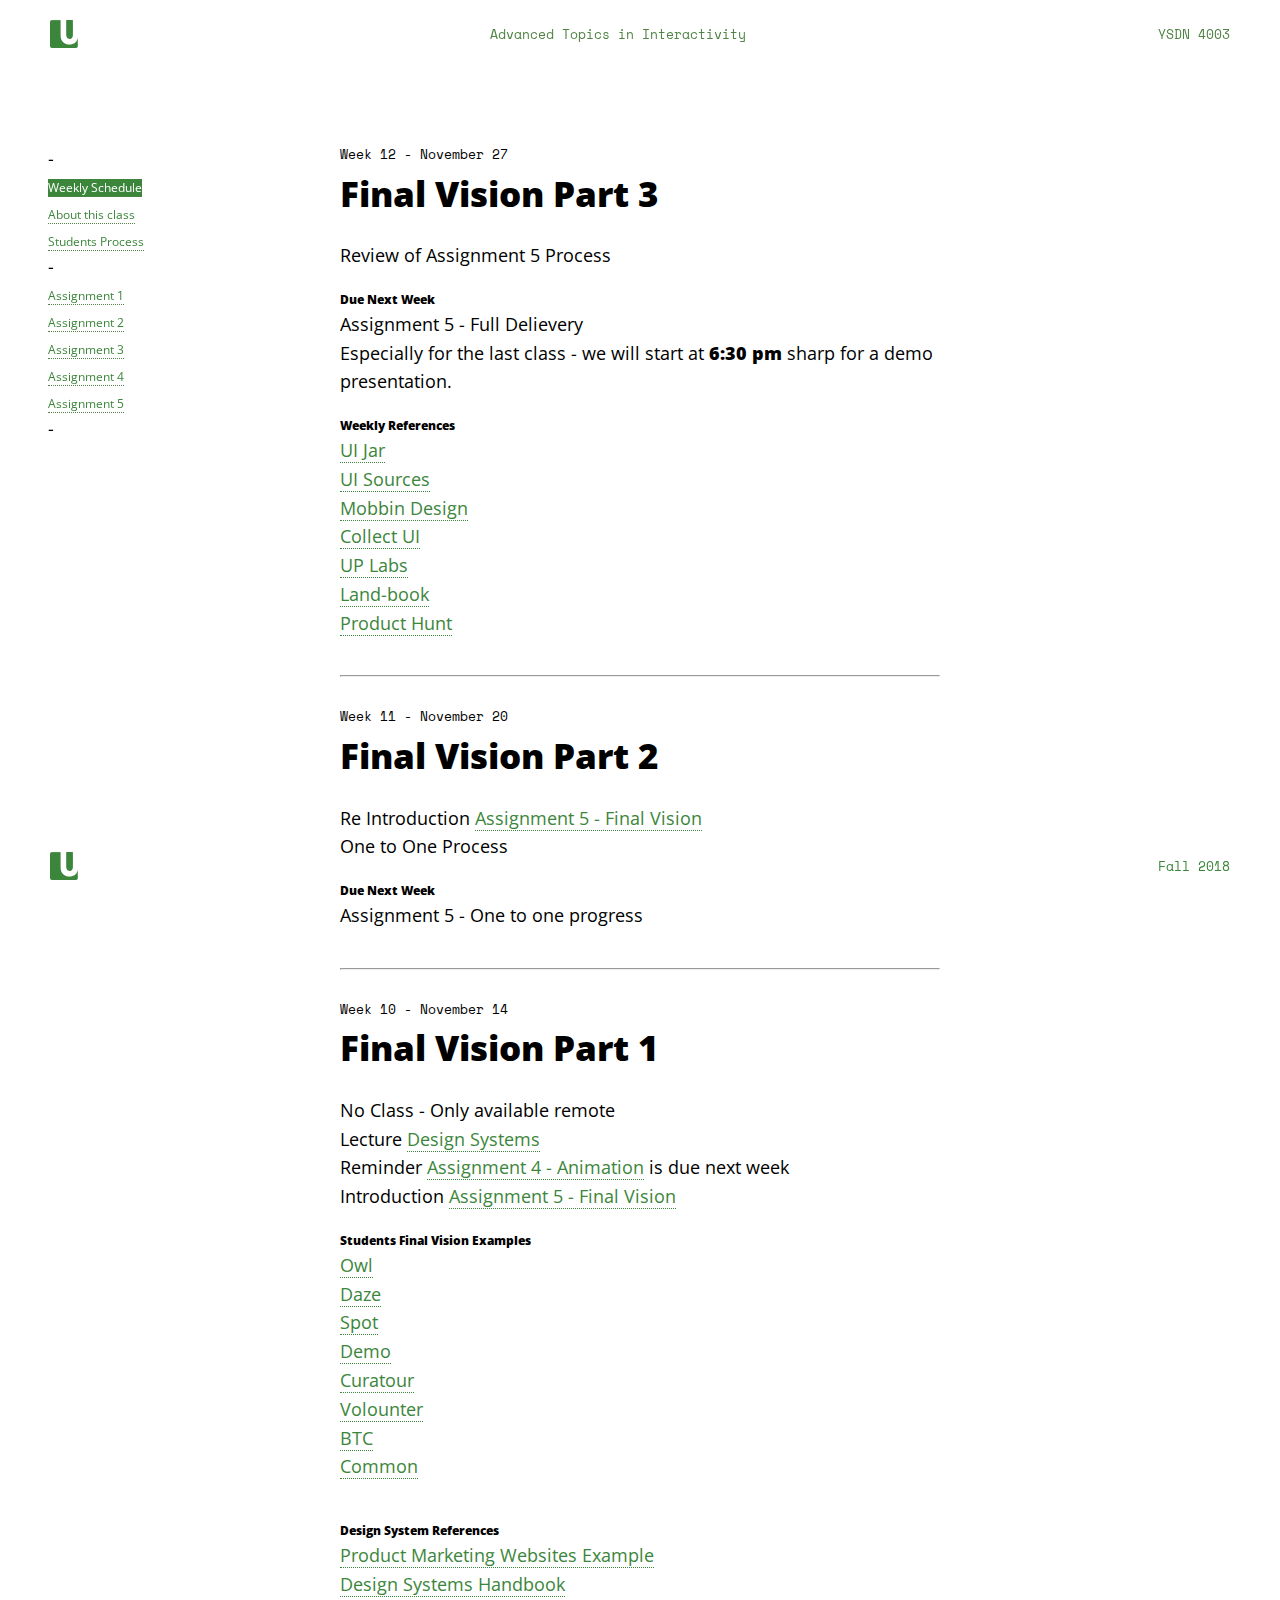
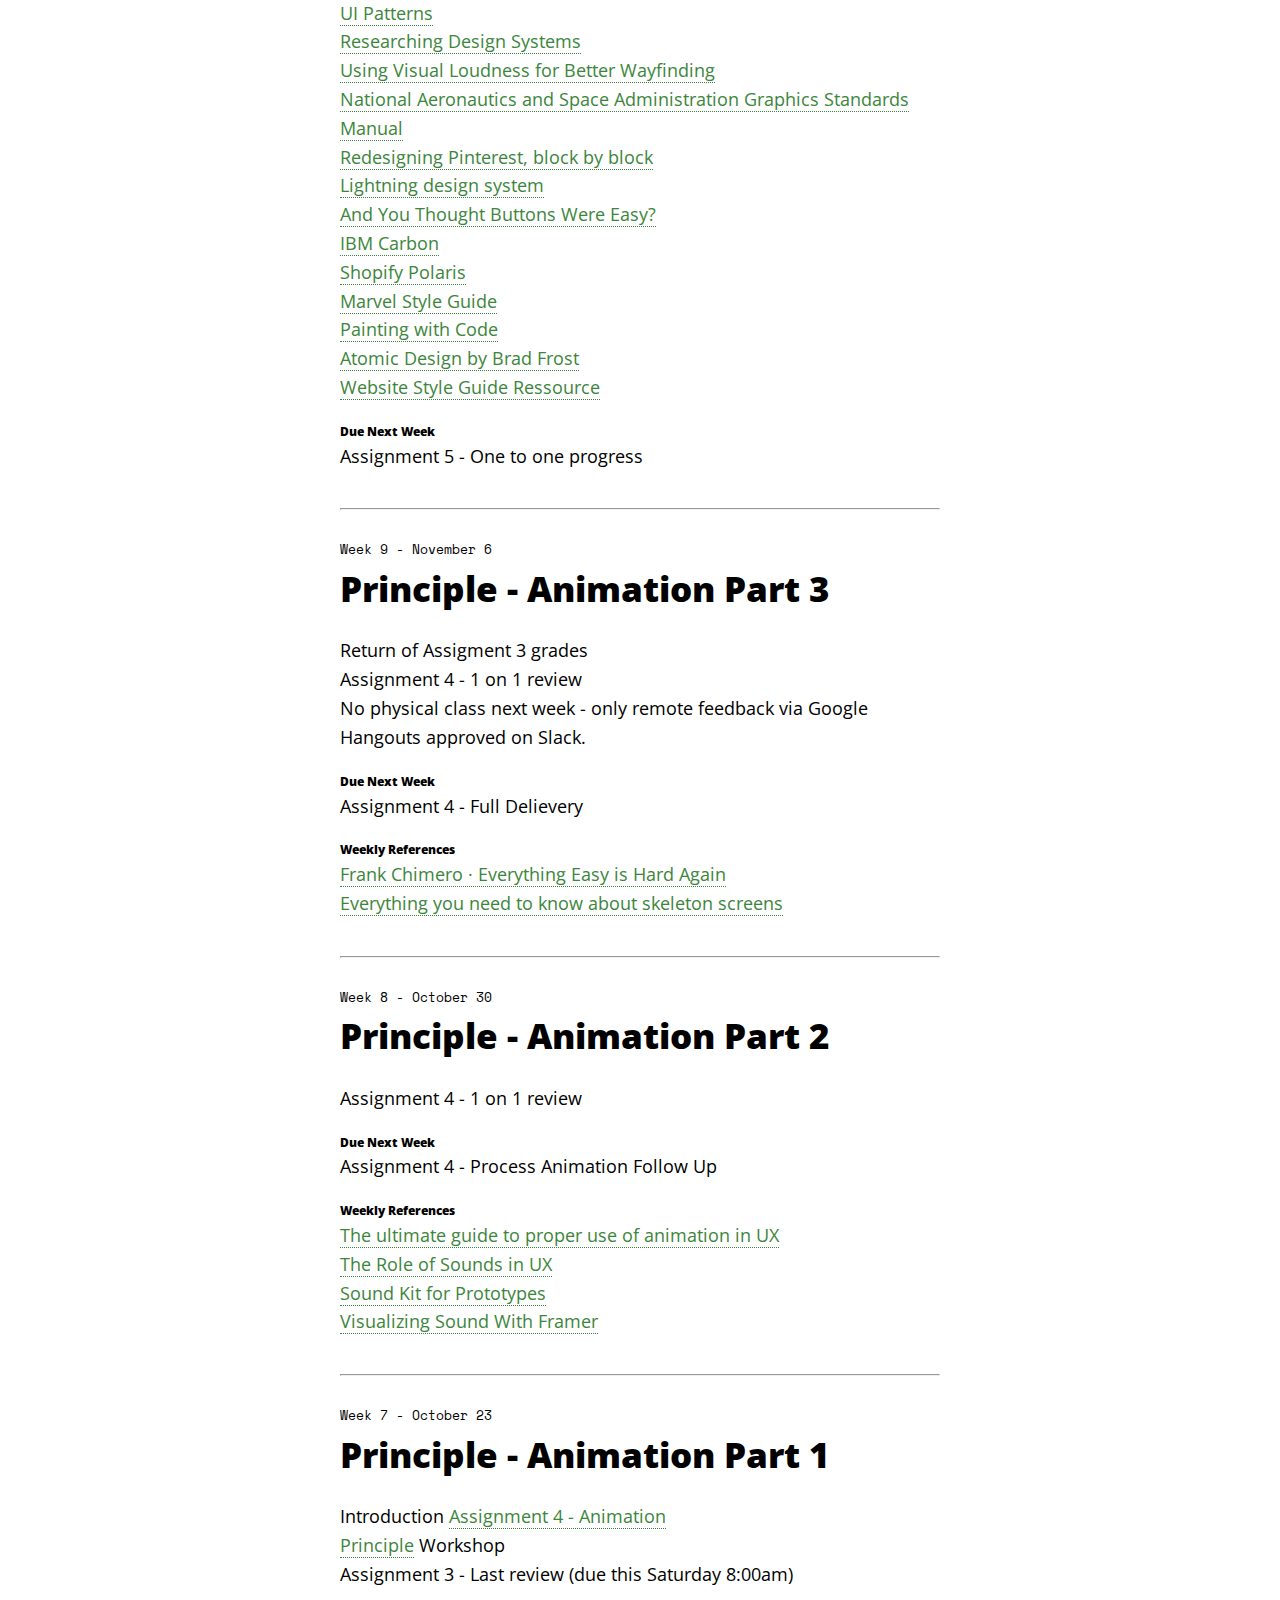
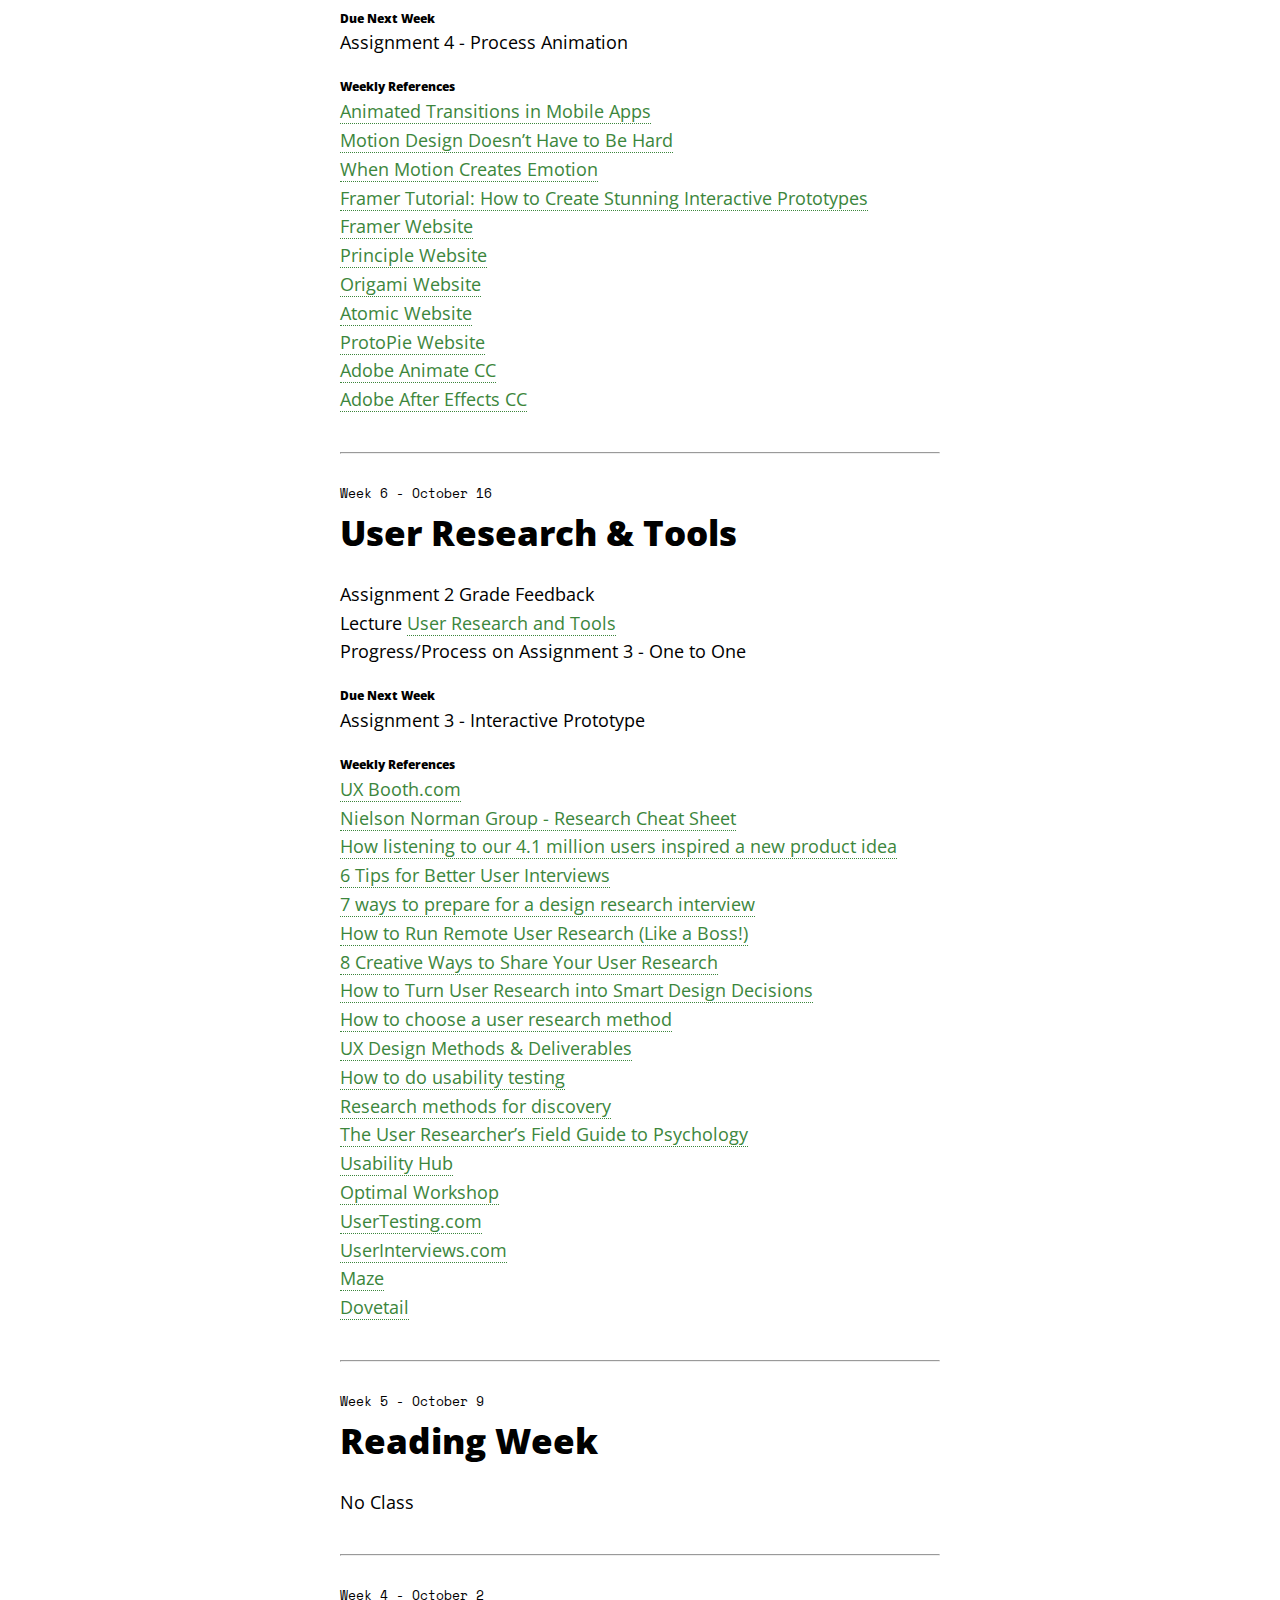
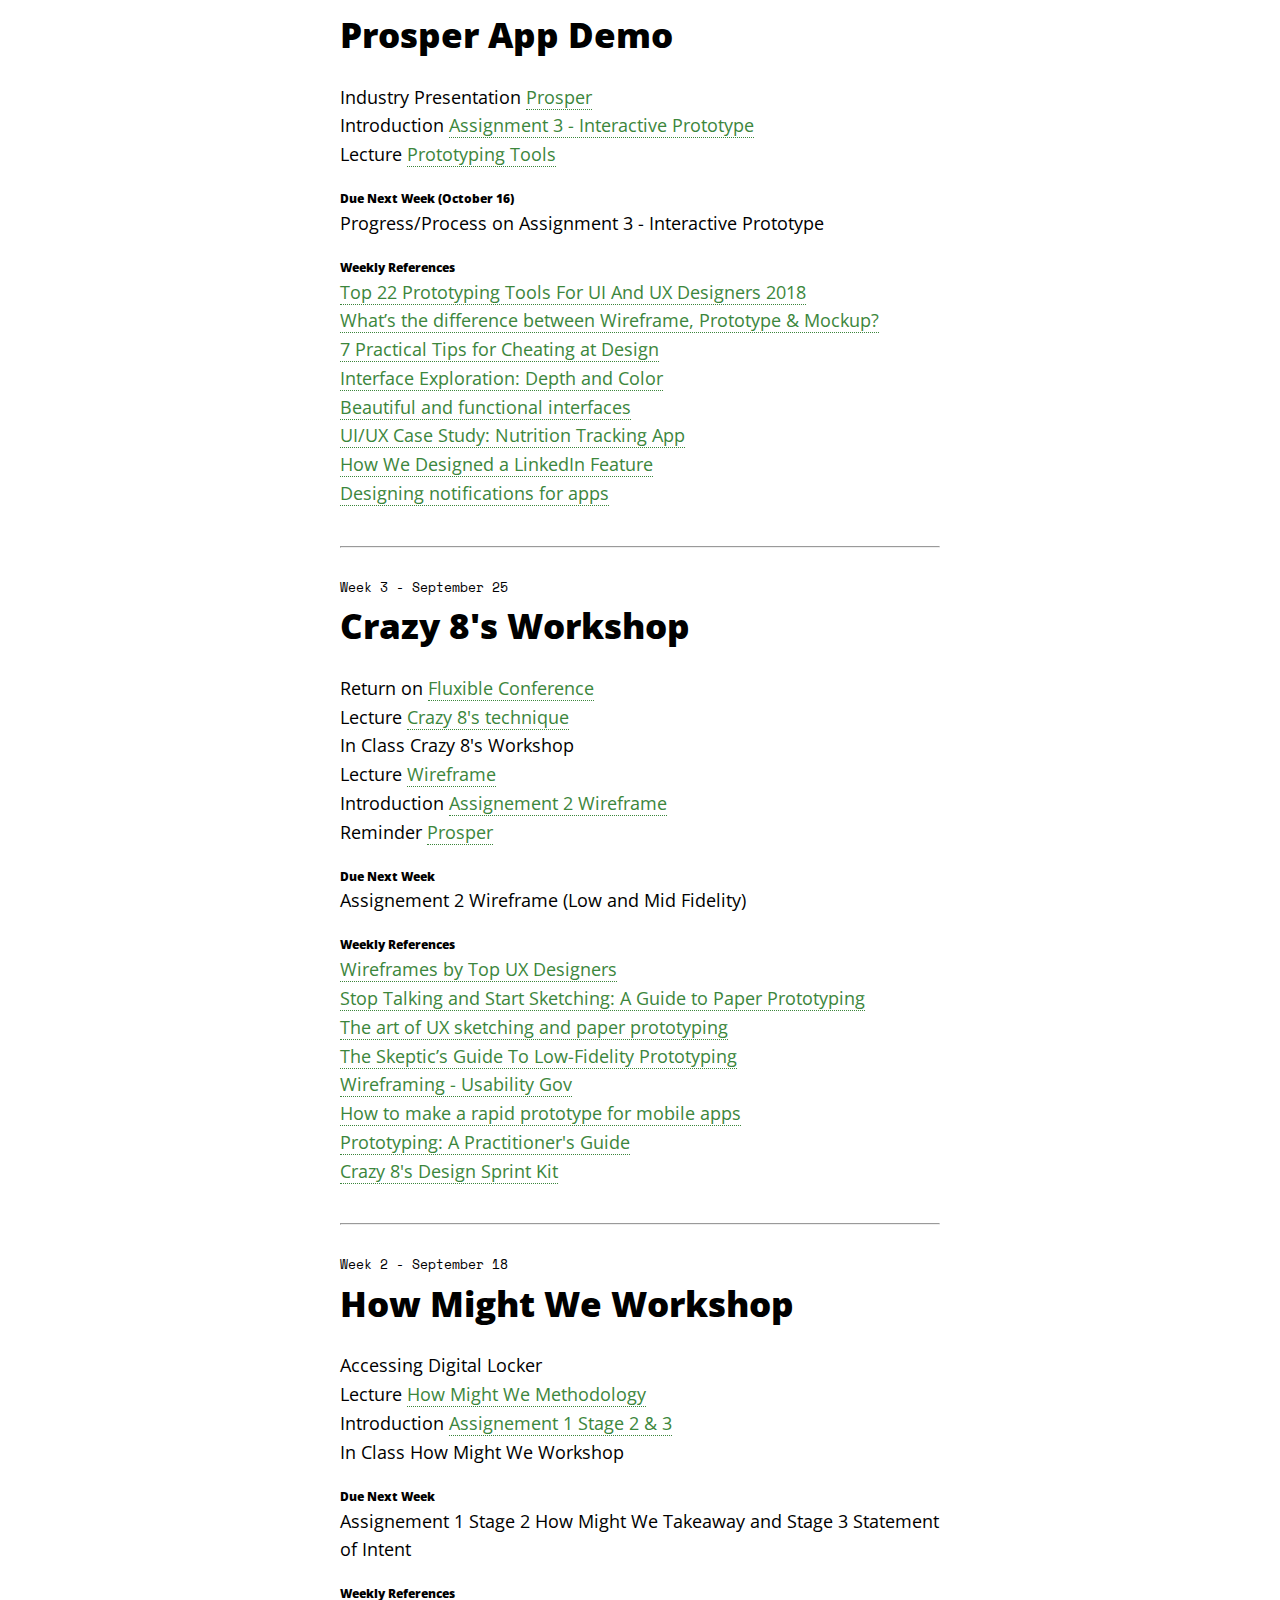
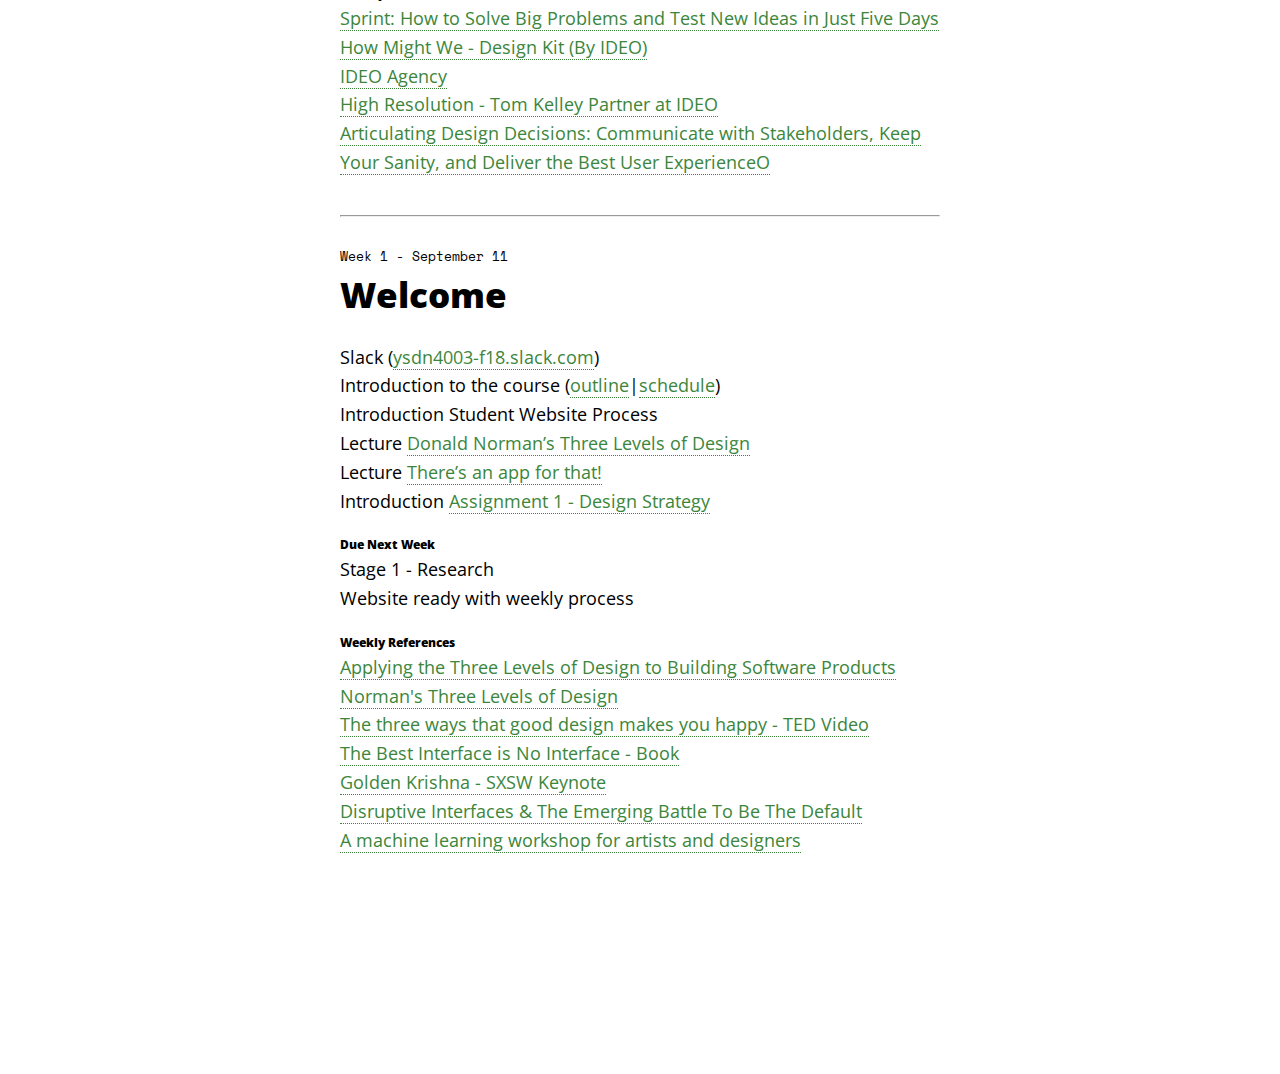
<file: index.html>
<!doctype html>
<html>
  <head>
	  	<!-- Global site tag (gtag.js) - Google Analytics -->
	<script async src="https://www.googletagmanager.com/gtag/js?id=UA-22315352-6"></script>
	<script>
	  window.dataLayer = window.dataLayer || [];
	  function gtag(){dataLayer.push(arguments);}
	  gtag('js', new Date());

	  gtag('config', 'UA-22315352-6');
	</script>
    <meta charset="utf-8">
    <meta name="generator" content="SuperHi">
    <meta http-equiv="X-UA-Compatible" content="IE=edge">
    <meta name="viewport" content="width=device-width, initial-scale=1">
    <title>Advanced Topics in Interactivity - Fall 2018</title>
    <link rel="stylesheet" href="css/base.css">
    <link rel="stylesheet" href="css/styles.css">

  </head>
  <body>
	<header>
	<h1><img src="img/logo.svg"></h1> 
	 <h2>Advanced Topics in Interactivity</h2>
	 <h2>YSDN 4003</h2>
	</header>

	<nav>
		<ul>
		<li>-</li>
  		<li><a class="active" href="index.html">Weekly Schedule</a></li>
  		<li><a href="pages/about.html">About this class</a></li>
  		<li><a href="pages/students.html">Students Process</a></li>
  		<li>-</li>
  		<li><a href="pages/assignment01.html">Assignment 1</a></li>
  		<li><a href="pages/assignment02.html">Assignment 2</a></li>
  		<li><a href="pages/assignment03.html">Assignment 3</a></li>
  		<li><a href="pages/assignment04.html">Assignment 4</a></li>
  		<li><a href="pages/assignment05.html">Assignment 5</a></li>
  		<li>-</li>
  		</ul>
	</nav>

	<article>
			<section>
            <h4>Week 12 - November 27</h4>
            <h1>Final Vision Part 3</h1>
            <p>Review of Assignment 5 Process</a></p>
            
            <h3>Due Next Week</h3>
            <p>Assignment 5 - Full Delievery</p>
            <p>Especially for the last class - we will start at <span class="bold">6:30 pm</span> sharp for a demo presentation.</p>
            <p>
            <h3>Weekly References</h3>
			<a href="https://uijar.com/" target="_blank">UI Jar</a></p>
			<a href="https://www.uisources.com/" target="_blank">UI Sources</a></p>
			<a href="https://mobbin.design/" target="_blank">Mobbin Design</a></p>
			<a href="http://collectui.com/" target="_blank">Collect UI</a></p>
			<a href="https://www.uplabs.com/" target="_blank">UP Labs</a></p>
			<a href="https://land-book.com/" target="_blank">Land-book</a></p>
			<a href="https://www.producthunt.com/" target="_blank">Product Hunt</a></p>
			
			
            <br>

            <hr></hr>
        </section>
		<section>
            <h4>Week 11 - November 20</h4>
            <h1>Final Vision Part 2</h1>


            <p>Re Introduction <a href="pages/assignment05.html">Assignment 5 - Final Vision</a></p>
            <p>One to One Process</a></p>
            
                <h3>Due Next Week</h3>
            <p>Assignment 5 - One to one progress</p>
            <br>

            <hr></hr>
        </section>
		<section>
			<h4>Week 10 - November 14</h4>
			<h1>Final Vision Part 1</h1>

			<p>No Class - Only available remote</p>
			<p>Lecture <a href="documents/YSDN4003_F18_DesignSystems.pdf" target="_blank">Design Systems</a></p>
			<p>Reminder <a href="pages/assignment04.html">Assignment 4 - Animation</a> is due next week</p>
			<p>Introduction <a href="pages/assignment05.html">Assignment 5 - Final Vision</a></p>
			<h3>Students Final Vision Examples</h3>
			<p><a href="http://owl-app.surge.sh" target="_blank">Owl</a></p>
			<p><a href="https://daze.netlify.com" target="_blank">Daze</a></p>
			<p><a href="http://digital-locker.design.yorku.ca/4003Af17/dsheahan/finalsite/index.html" target="_blank">Spot</a></p>
			<p><a href="http://digital-locker.design.yorku.ca/4003Af17/amohr/landing/index.html" target="_blank">Demo</a></p>
			<p><a href="http://digital-locker.design.yorku.ca/4003Af16/srobert/microsite/index.html" target="_blank">Curatour</a></p>
			<p><a href="http://digital-locker.design.yorku.ca/4003Af16/miyat/app_site2/index.html" target="_blank">Volounter</a></p>
			<p><a href="http://digital-locker.design.yorku.ca/4003Af16/fmorreale/landingpage.html" target="_blank">BTC</a></p>
			<p><a href="http://digital-locker.design.yorku.ca/4003Af16/ali/Landing/index.html" target="_blank">Common</a></p>
			<h3></h3>

			<h3>Design System References</h3>
			<a href="https://www.pages.xyz/type/product" target="_blank">Product Marketing Websites Example</a></p>
			<a href="https://www.designbetter.co/design-systems-handbook" target="_blank">Design Systems Handbook </a></p>
			<p><a href="http://ui-patterns.com/" target="_blank">UI Patterns</a></p>
			<p><a href="http://v3.danielmall.com/articles/researching-design-systems/" target="_blank">Researching Design Systems</a></p>
			<p><a href="https://www.viget.com/articles/visual-loudness/" target="_blank">Using Visual Loudness for Better Wayfinding</a></p>
			<p><a href="https://standardsmanual.com/products/nasa-graphics-standards-manual" target="_blank">National Aeronautics and Space Administration Graphics Standards Manual</a></p>
			<p><a href="https://medium.com/@suprb/redesigning-pinterest-block-by-block-6040a00d80a3" target="_blank">Redesigning Pinterest, block by block</a></p>
			<p><a href="https://www.lightningdesignsystem.com/" target="_blank">Lightning design system</a></p>
			<p><a href="https://medium.com/eightshapes-llc/and-you-thought-buttons-were-easy-26eb5b5c1871" target="_blank">And You Thought Buttons Were Easy?</a></p>
			<p><a href="http://carbondesignsystem.com/" target="_blank">IBM Carbon</a></p>
			<p><a href="https://polaris.shopify.com/design/colors" target="_blank">Shopify Polaris</a></p>
			<p><a href="https://marvelapp.com/styleguide/overview/introduction" target="_blank">Marvel Style Guide</a></p>
			<p><a href="https://airbnb.design/painting-with-code/" target="_blank">Painting with Code</a></p>
			<p><a href="http://atomicdesign.bradfrost.com/chapter-2/" target="_blank">Atomic Design by Brad Frost</a></p>
			<p><a href="http://styleguides.io/examples" target="_blank">Website Style Guide Ressource</a></p>
				<h3>Due Next Week</h3>
			<p>Assignment 5 - One to one progress</p>
			<br>
			<hr></hr>
		</section>
			<section>
			<h4>Week 9 - November 6</h4>
			<h1>Principle - Animation Part 3</h1>

			<p>Return of Assigment 3 grades</p>
			<p>Assignment 4 - 1 on 1 review</p>
			<p>No physical class next week - only remote feedback via Google Hangouts approved on Slack.</p>
			<h3>Due Next Week</h3>
			<p>Assignment 4 - Full Delievery</p>
			<h3>Weekly References</h3>
			<p><a href="https://frankchimero.com/writing/everything-easy-is-hard-again/" target="_blank">Frank Chimero · Everything Easy is Hard Again</a></p>
			<p><a href="https://uxdesign.cc/what-you-should-know-about-skeleton-screens-a820c45a571a" target="_blank">Everything you need to know about skeleton screens</a></p>
			
			<br>
			<hr></hr>
		</section>
			<section>
			<h4>Week 8 - October 30</h4>
			<h1>Principle - Animation Part 2</h1>
			<p>Assignment 4 - 1 on 1 review</p>
			<h3>Due Next Week</h3>
			<p>Assignment 4 - Process Animation Follow Up</p>
			<h3>Weekly References</h3>
			<p><a href="https://uxdesign.cc/the-ultimate-guide-to-proper-use-of-animation-in-ux-10bd98614fa9" target="_blank">The ultimate guide to proper use of animation in UX</a></p>
			<p><a href="https://uxplanet.org/the-role-of-sounds-in-ux-47adb8f82b38" target="_blank">The Role of Sounds in UX</a></p>
			<p><a href="https://facebook.design/soundkit" target="_blank">Sound Kit for Prototypes</a></p>
			<p><a href="https://blog.framer.com/visualizing-sound-with-framer-b1d834131c22" target="_blank">Visualizing Sound With Framer</a></p>
			<br>
			<hr></hr>
		</section>
		<section>
			<h4>Week 7 - October 23</h4>
			<h1>Principle - Animation Part 1</h1>
			<p>Introduction <a href="pages/assignment04.html">Assignment 4 - Animation</a></p>
			<p><a href="http://principleformac.com/" target="_blank">Principle</a> Workshop</p>
			<p>Assignment 3 - Last review (due this Saturday 8:00am)</p>

			<h3>Due Next Week</h3>
			<p>Assignment 4 - Process Animation</p>
			<h3>Weekly References</h3>

			<p><a href="https://uxplanet.org/animated-transitions-in-mobile-apps-412b8e8478e7" target="_blank">Animated Transitions in Mobile Apps</a></p>
			
			<p><a href="https://medium.com/google-design/motion-design-doesnt-have-to-be-hard-33089196e6c2" target="_blank">Motion Design Doesn’t Have to Be Hard</a></p>
			<p><a href="https://uxplanet.org/when-motion-creates-emotion-ad29befeb1b3" target="_blank">When Motion Creates Emotion</a></p>
			<p><a href="https://blog.prototypr.io/framer-tutorial-how-to-create-stunning-interactive-prototypes-8ae5125a4971" target="_blank">Framer Tutorial: How to Create Stunning Interactive Prototypes</a></p>
			<p><a href="https://framer.com/"  target="_blank">Framer Website</a></p>
			<p><a href="http://principleformac.com"  target="_blank">Principle Website</a></p>
			<p><a href="https://origami.design/"  target="_blank">Origami Website</a></p>
			<p><a href="https://atomic.io/"  target="_blank">Atomic Website</a></p>
			<p><a href="https://www.protopie.io/"  target="_blank">ProtoPie Website</a></p>
			<p><a href="https://www.adobe.com/ca/products/animate.html"  target="_blank">Adobe Animate CC</a></p>
			<p><a href="https://www.adobe.com/ca/products/aftereffects.html"  target="_blank">Adobe After Effects CC</a></p>
			<br>
			<hr></hr>
		</section>
		<section>
			<h4>Week 6 - October 16</h4>
			<h1>User Research & Tools</h1>
			<p>Assignment 2 Grade Feedback</p>
			<p>Lecture <a href="documents/YSDN4003_F18_UserResearch.pdf" target="_blank">User Research and Tools</a></p>
			<p>Progress/Process on Assignment 3 - One to One </p>
			<h3>Due Next Week</h3>
			<p>Assignment 3 - Interactive Prototype</p>
			<h3>Weekly References</h3>

			<p><a href="http://www.uxbooth.com/articles/complete-beginners-guide-to-design-research/" target="_blank">UX Booth.com</a></p>
			<p><a href="https://www.nngroup.com/articles/ux-research-cheat-sheet/" target="_blank">Nielson Norman Group - Research Cheat Sheet</a></p>
			<p><a href="https://medium.com/swlh/how-listening-to-our-4-1-million-users-inspired-a-new-product-idea-49b2526d3b5b" target="_blank">How listening to our 4.1 million users inspired a new product idea</a></p>
			<p><a href="https://uxplanet.org/6-tips-for-better-user-interviews-ad925afc52df" target="_blank">6 Tips for Better User Interviews</a></p>
			<p><a href="https://www.invisionapp.com/inside-design/design-research-interview/" target="_blank">7 ways to prepare for a design research interview</a></p>
			<p><a href="https://medium.com/mixed-methods/how-to-run-remote-user-research-like-a-boss-b3729954f03" target="_blank">How to Run Remote User Research (Like a Boss!)</a></p>
			<p><a href="https://medium.com/mixed-methods/8-creative-ways-to-share-your-user-research-746fae501e2c" target="_blank">8 Creative Ways to Share Your User Research</a></p>
			<p><a href="https://medium.com/thinking-design/how-to-turn-user-research-into-smart-design-decisions-c2c6f02f98b" target="_blank">How to Turn User Research into Smart Design Decisions</a></p>
			<p><a href="https://uxplanet.org/how-to-choose-a-user-research-method-985112051d84" target="_blank">How to choose a user research method</a></p>
			<p><a href="https://uxdesign.cc/ux-design-methods-deliverables-657f54ce3c7d" target="_blank">UX Design Methods & Deliverables</a></p>
			<p><a href="https://uxplanet.org/how-to-do-usability-testing-2d22b7d74164" target="_blank">How to do usability testing</a></p>
			<p><a href="https://medium.com/@emmaboulton/research-methods-for-discovery-5c7623f1b2fb" target="_blank">Research methods for discovery</a></p>
			<p><a href="https://medium.com/@userfocus/the-user-researchers-field-guide-to-psychology-839441f40199" target="_blank">The User Researcher’s Field Guide to Psychology</a></p>
			<p><a href="https://usabilityhub.com/" target="_blank">Usability Hub</a></p>
			<p><a href="https://www.optimalworkshop.com/" target="_blank">Optimal Workshop</a></p>
			<p><a href="https://www.usertesting.com/" target="_blank">UserTesting.com</a></p>
			<p><a href="https://www.userinterviews.com/" target="_blank">UserInterviews.com</a></p>
			<p><a href="https://maze.design/" target="_blank">Maze</a></p>
			<p><a href="https://dovetailapp.com/" target="_blank">Dovetail</a></p>
	
			<br>
			<hr></hr>
		</section>
		<section>
			<h4>Week 5 - October 9</h4>
			<h1>Reading Week</h1>
			<p>No Class</p>
			<br>
			<hr></hr>
		</section>

		<section>
			<h4>Week 4 - October 2</h4>
			<h1>Prosper App Demo</h1>
			<p>Industry Presentation <a href="http://helloprosper.com" target="_blank">Prosper</a></p>
			<p>Introduction <a href="pages/assignment03.html">Assignment 3 - Interactive Prototype</a></p>
			<p>Lecture <a href="documents/YSDN4003_F18_Prototype.pdf" target="_blank">Prototyping Tools</a></p>
			<h3>Due Next Week (October 16)</h3>
			<p>Progress/Process on Assignment 3 - Interactive Prototype</p>
	
			<h3>Weekly References</h3>

			<p><a href="https://blog.prototypr.io/top-20-prototyping-tools-for-ui-and-ux-designers-2017-46d59be0b3a9" target="_blank">Top 22 Prototyping Tools For UI And UX Designers 2018</a></p>
			<p><a href="https://medium.com/mockingbot/whats-the-difference-between-wireframe-prototype-mockup-17615f77938f" target="_blank">What’s the difference between Wireframe, Prototype & Mockup?</a></p>
			<p><a href="https://medium.com/refactoring-ui/7-practical-tips-for-cheating-at-design-40c736799886" target="_blank">7 Practical Tips for Cheating at Design</a></p>
			<p><a href="https://medium.com/@ksubs1/interface-exploration-depth-and-color-5e600cb999f3" target="_blank">Interface Exploration: Depth and Color</a></p>
			<p><a href="https://uxplanet.org/beautiful-and-functional-interfaces-f293ea2b367f" target="_blank">Beautiful and functional interfaces</a></p>
			<p><a href="https://medium.muz.li/ui-ux-case-study-nutrition-tracking-app-5908c8df02c2" target="_blank">UI/UX Case Study: Nutrition Tracking App</a></p>
			<p><a href="https://uxdesign.cc/how-we-designed-a-linkedin-feature-a73127a7a4be" target="_blank">How We Designed a LinkedIn Feature</a></p>
			<p><a href="https://medium.muz.li/designing-notifications-for-applications-3cad56fecf96" target="_blank">Designing notifications for apps</a></p>   

			<br>
			<hr></hr>
		</section>

		<section>
			<h4>Week 3 - September 25</h4>
			<h1>Crazy 8's Workshop</h1>
			<p>Return on <a href="http://www.fluxible.ca/" target="_blank">Fluxible Conference</a></p>
			<p>Lecture <a href="documents/YSDN4003_F18_Crazy_8.pdf" target="_blank">Crazy 8's technique</a></p>
			<p>In Class Crazy 8's Workshop</p>
			<p>Lecture <a href="documents/YSDN4003_F18_Wireframes.pdf" target="_blank">Wireframe</a></p>
			<p>Introduction <a href="pages/assignment02.html">Assignement 2 Wireframe</a></p>
			<p>Reminder <a href="http://helloprosper.com" target="_blank">Prosper</a></p>
			<h3>Due Next Week</h3>
			<p>Assignement 2 Wireframe (Low and Mid Fidelity)</p>
			<h3>Weekly References</h3>

			<p><a href="https://medium.com/inspiration-supply/wireframes-by-top-ux-designers-d6922d34ddb8" target="_blank">Wireframes by Top UX Designers</a></p>
			<p><a href="https://blog.marvelapp.com/stop-talking-start-sketching-guide-paper-prototyping/" target="_blank">Stop Talking and Start Sketching: A Guide to Paper Prototyping</a></p>
			<p><a href="https://uxplanet.org/the-art-of-ux-sketching-and-paper-prototyping-5dae5a1efc7d" target="_blank">The art of UX sketching and paper prototyping</a></p>
			<p><a href="https://www.smashingmagazine.com/2014/10/the-skeptics-guide-to-low-fidelity-prototyping/" target="_blank">The Skeptic’s Guide To Low-Fidelity Prototyping</a></p>
			<p><a href="https://www.usability.gov/how-to-and-tools/methods/wireframing.html" target="_blank">Wireframing - Usability Gov</a></p>
			<p><a href="https://blog.prototypr.io/rapid-prototyping-for-mobile-app-ab394c9086e2" target="_blank">How to make a rapid prototype for mobile apps</a></p>
			<p><a href="https://www.amazon.ca/Prototyping-Practitioners-Todd-Zaki-Warfel/dp/1933820217/ref=tmm_pap_swatch_0?_encoding=UTF8&qid=1511549934&sr=8-1" target="_blank">Prototyping: A Practitioner's Guide</a></p>
			<p><a href="https://designsprintkit.withgoogle.com/methods/sketch/crazy-8s/" target="_blank">Crazy 8's Design Sprint Kit</a></p>

			<br>
			<hr></hr>
		</section>

		<section>
			<h4>Week 2 - September 18</h4>
			<h1>How Might We Workshop</h1>
			<p>Accessing Digital Locker</p>
			<p>Lecture <a href="documents/YSDN4003_F18_How_Might_We.pdf" target="_blank">How Might We Methodology</a></p>
			<p>Introduction <a href="pages/assignment01.html">Assignement 1 Stage 2 & 3</a></p>
			<p>In Class How Might We Workshop</p>
			<h3>Due Next Week</h3>
			<p>Assignement 1 Stage 2 How Might We Takeaway and Stage 3 Statement of Intent</p>
			<h3>Weekly References</h3>
			<p><a href="https://www.amazon.ca/Sprint-Solve-Problems-Test-Ideas/dp/150112174X" target="_blank">Sprint: How to Solve Big Problems and Test New Ideas in Just Five Days</a></p>
			<p><a href="http://www.designkit.org/methods/3" target="_blank">How Might We - Design Kit (By IDEO)</a></p>
			<p><a href="https://www.ideo.com/" target="_blank">IDEO Agency</a></p>
			<p><a href="https://www.youtube.com/watch?v=L1pBhHjGKvI&t=3s" target="_blank">High Resolution - Tom Kelley Partner at IDEO</a></p>
			<p><a href="https://www.amazon.ca/Articulating-Design-Decisions-Communicate-Stakeholders/dp/1491921560" target="_blank">Articulating Design Decisions: Communicate with Stakeholders, Keep Your Sanity, and Deliver the Best User ExperienceO</a></p>
			<br>
			<hr></hr>
		</section>
		
		<section>
			<h4>Week 1 - September 11</h4>
			<h1>Welcome</h1>
			<p>Slack (<a href="http://ysdn4003-f18.slack.com" target="_blank">ysdn4003-f18.slack.com</a>)</p>
			<p>Introduction to the course (<a href="documents/YSDN4003_F18_Outline.pdf" target="_blank">outline</a>|<a href="documents/YSDN4003_F18_Schedule.pdf" target="_blank">schedule</a>)</p>
			<p>Introduction Student Website Process</p>
			<p>Lecture <a href="documents/YSDN4003_F18_Three_Levels_of_Design.pdf" target="_blank">Donald Norman’s Three Levels of Design</a></p>
			<p>Lecture <a href="documents/YSDN4003_F18_There_an_app_for_that.pdf" target="_blank">There’s an app for that!</a></p>
			<p>Introduction <a href="pages/assignment01.html">Assignment 1 - Design Strategy</a></p>
			<h3>Due Next Week</h3>
			<p>Stage 1 - Research</p>
			<p>Website ready with weekly process</p>
			<h3>Weekly References</h3>
			<p><a href="https://medium.com/ux-ui-design/applying-the-three-levels-of-design-to-building-software-products-9885ebef63ce" target="_blank">Applying the Three Levels of Design to Building Software Products</a></p>
			<p><a href="https://www.interaction-design.org/literature/article/norman-s-three-levels-of-design" target="_blank">Norman's Three Levels of Design</a></p>
			<p><a href="https://www.youtube.com/watch?v=RlQEoJaLQRA" target="_blank">The three ways that good design makes you happy - TED Video</a></p>
			<p><a href="http://www.nointerface.com/book/" target="_blank">The Best Interface is No Interface - Book</a></p>
			<p><a href="https://www.youtube.com/watch?v=iFL4eR1pqMQ" target="_blank">Golden Krishna - SXSW Keynote</a></p>
			<p><a href="https://medium.com/positiveslope/disruptive-interfaces-the-emerging-battle-to-be-the-default-23a6485a6f29" target="_blank">Disruptive Interfaces & The Emerging Battle To Be The Default</a></p>
			<p><a href="https://passwords.ai/" target="_blank">A machine learning workshop for artists and designers</a></p>			
		</section>
	</article>

	<footer>
		<h1><img src="img/logo.svg"></h1> 
		<h2>Fall 2018</h2>
		
	</footer>



</body>
</html>
</file>
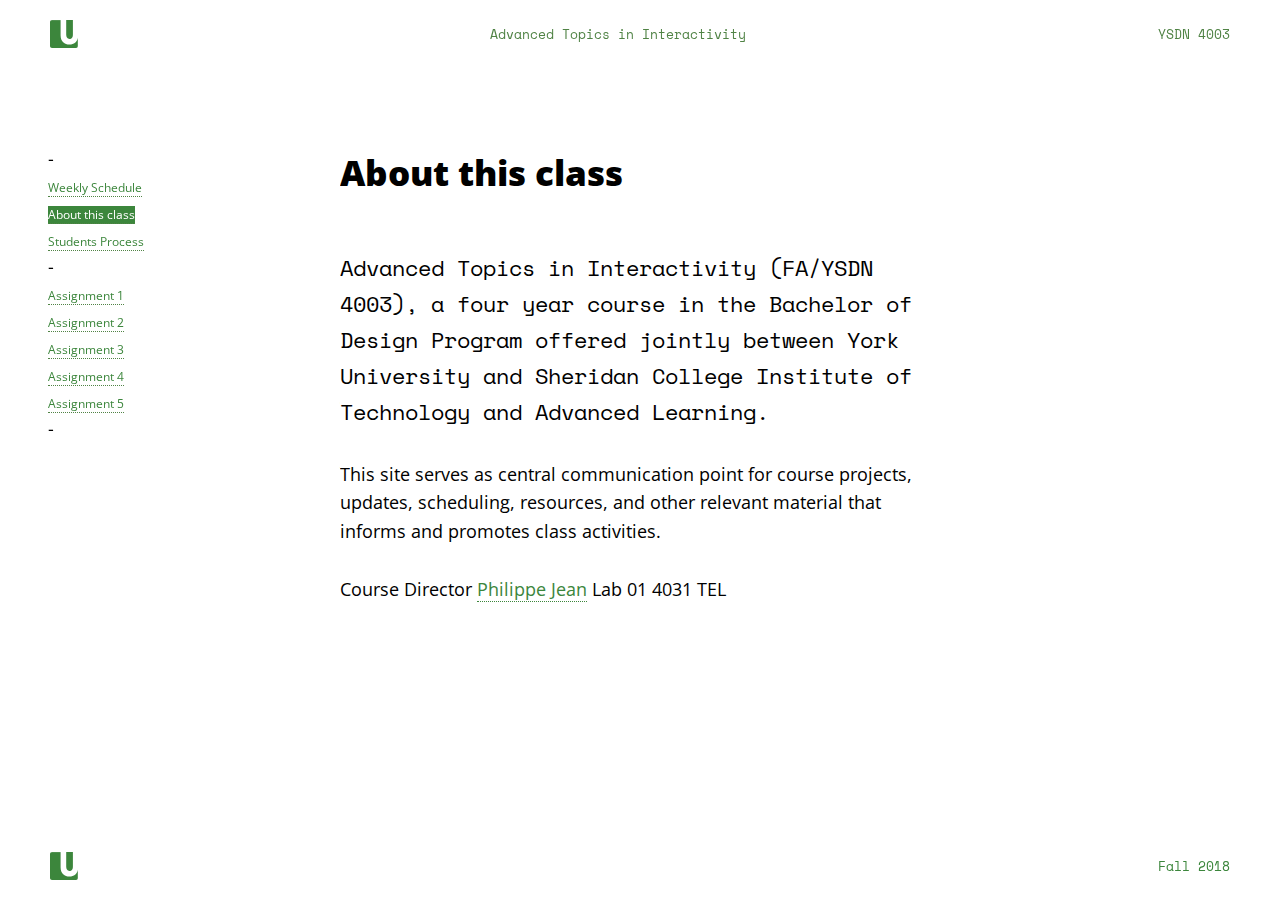
<file: pages/about.html>
<!doctype html>
<html>
  <head>
  	  	<!-- Global site tag (gtag.js) - Google Analytics -->
	<script async src="https://www.googletagmanager.com/gtag/js?id=UA-22315352-6"></script>
	<script>
	  window.dataLayer = window.dataLayer || [];
	  function gtag(){dataLayer.push(arguments);}
	  gtag('js', new Date());

	  gtag('config', 'UA-22315352-6');
	</script>
    <meta charset="utf-8">
    <meta name="generator" content="SuperHi">
    <meta http-equiv="X-UA-Compatible" content="IE=edge">
    <meta name="viewport" content="width=device-width, initial-scale=1">
    <title>About This Class - YSDN 4003</title>
    <link rel="stylesheet" href="../css/base.css">
    <link rel="stylesheet" href="../css/styles.css">

  </head>
  <body>
	<header>
	<h1><img src="../img/logo.svg"></h1> 
	 <h2>Advanced Topics in Interactivity</h2>
	 <h2>YSDN 4003</h2>
	</header>

	<nav>
		<ul>
		<li>-</li>
  		<li><a href="../index.html">Weekly Schedule</a></li>
  		<li><a class="active" href="pages/about.html">About this class</a></li>
  		<li><a href="students.html">Students Process</a></li>
  		<li>-</li>
  		<li><a href="assignment01.html">Assignment 1</a></li>
  		<li><a href="assignment02.html">Assignment 2</a></li>
  		<li><a href="assignment03.html">Assignment 3</a></li>
  		<li><a href="assignment04.html">Assignment 4</a></li>
  		<li><a href="assignment05.html">Assignment 5</a></li>
  		<li>-</li>
  		</ul>
	</nav>

	<article>
		<section>
			
			<h1>About this class</h1>
			<h2>Advanced Topics in Interactivity (FA/YSDN 4003), a four year course in the Bachelor of Design Program offered jointly between York University and Sheridan College Institute of Technology and Advanced Learning.</h2>
			<p>This site serves as central communication point for course projects, updates, scheduling, resources, and other relevant material that informs and promotes class activities.</p>
			<br>
			
			<p>Course Director <a href="mailto:pjean@yorku.ca">Philippe Jean</a> Lab 01 4031 TEL </p>
			
			
			
		</section>
		
	</article>

	<footer>
		<h1><img src="../img/logo.svg"></h1> 
		<h2>Fall 2018</h2>
		
	</footer>



</body>
</html>
</file>
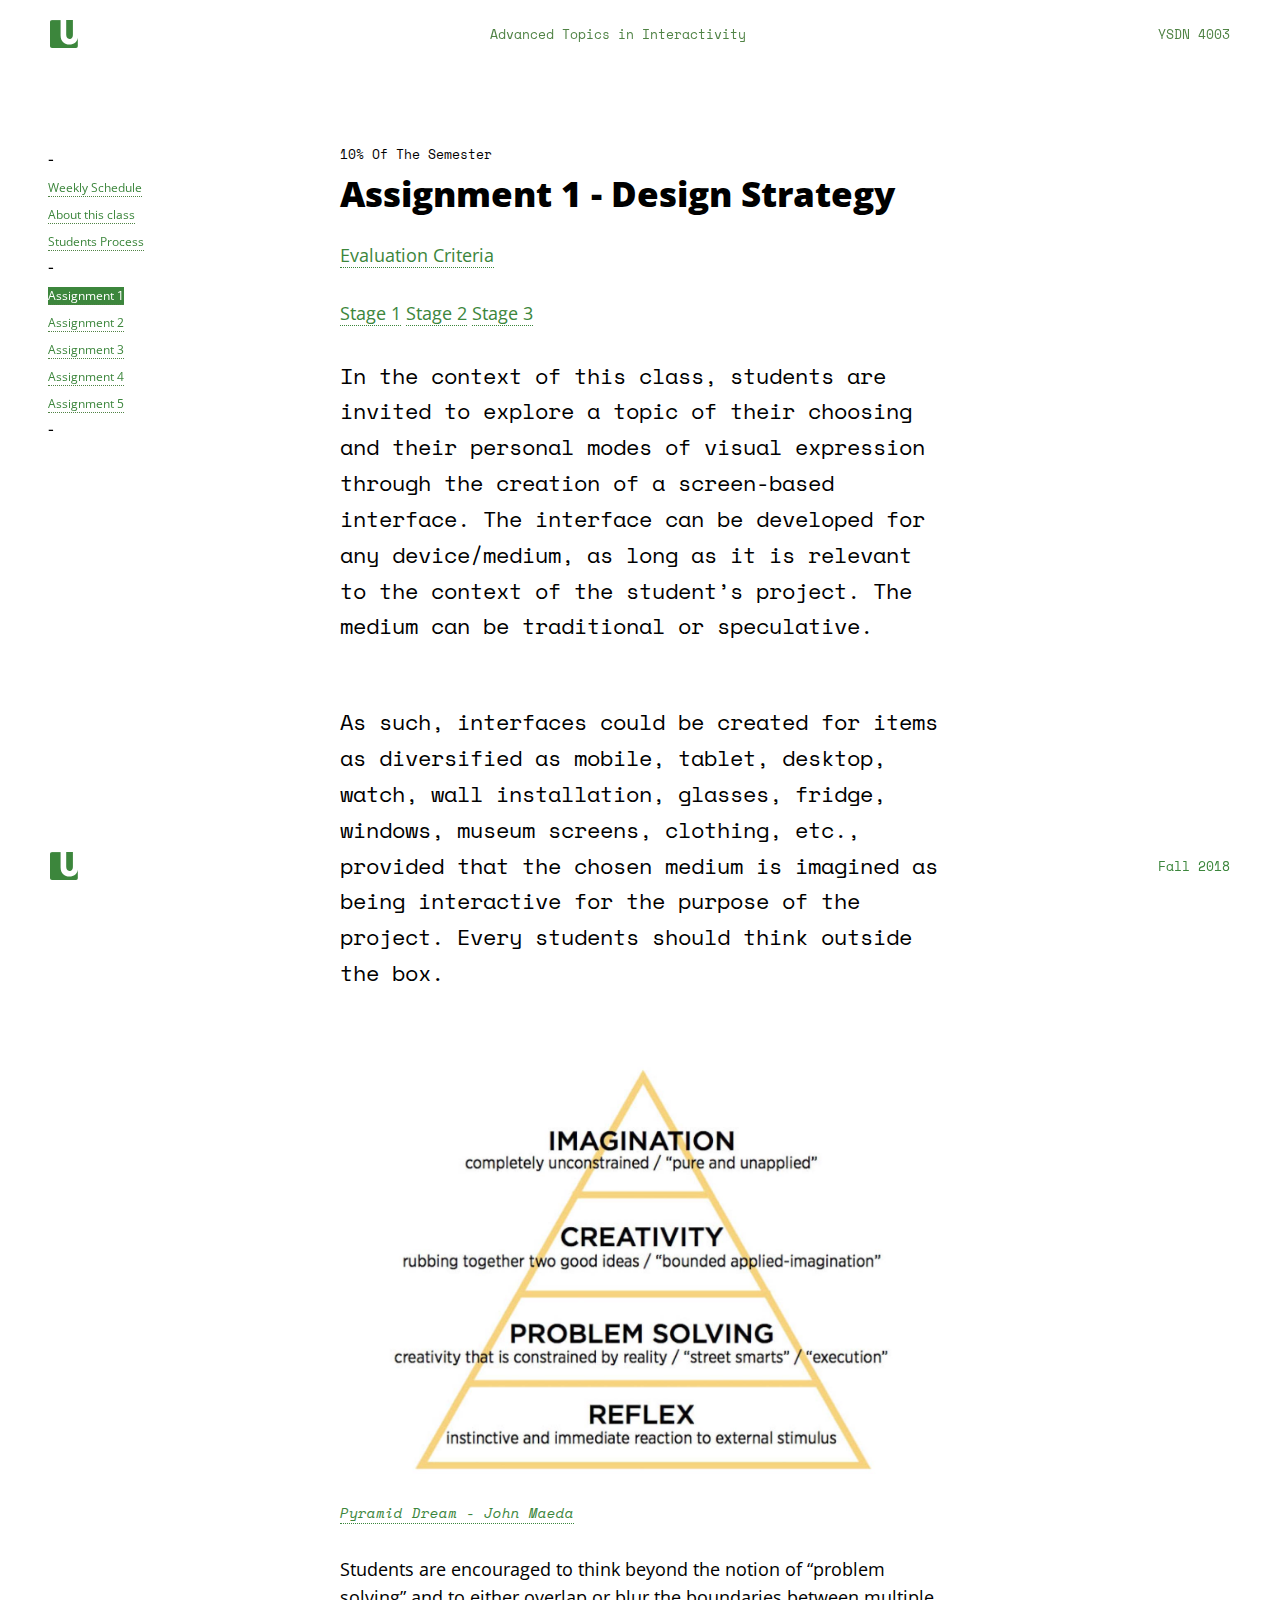
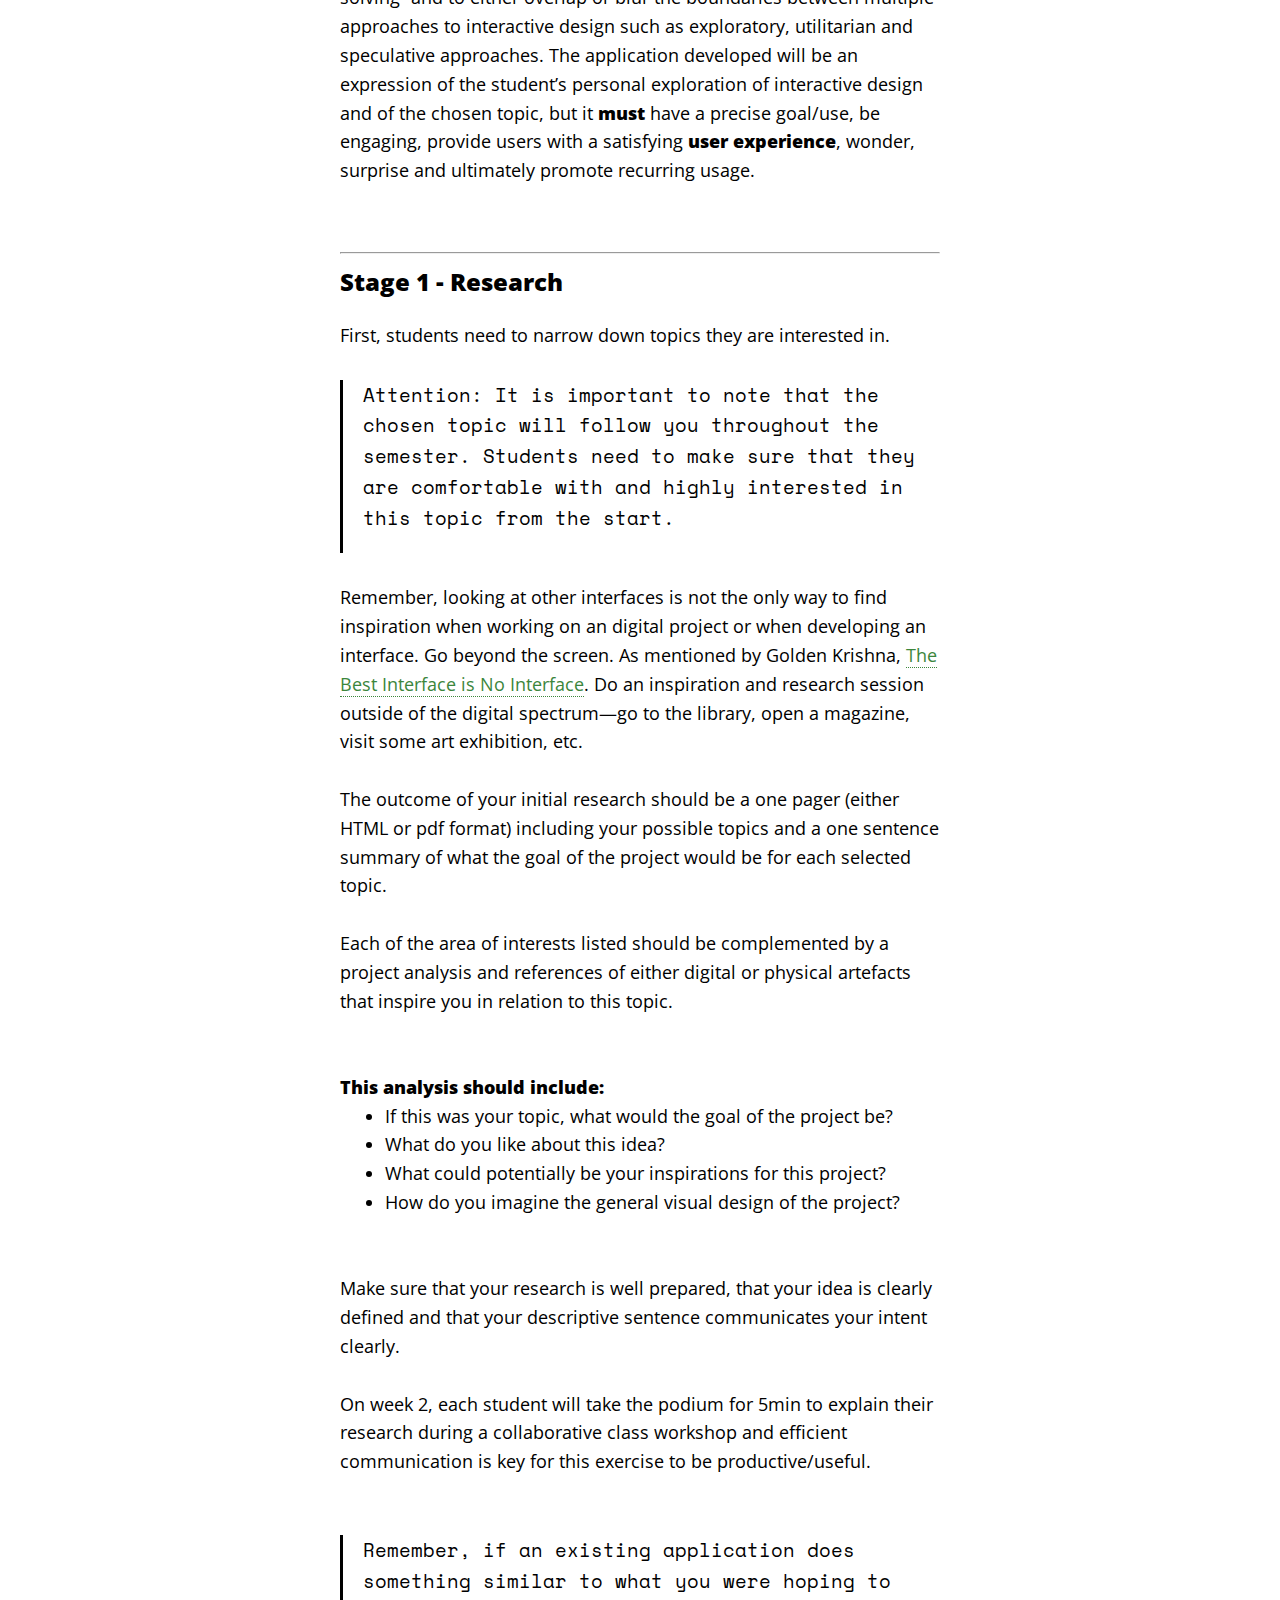
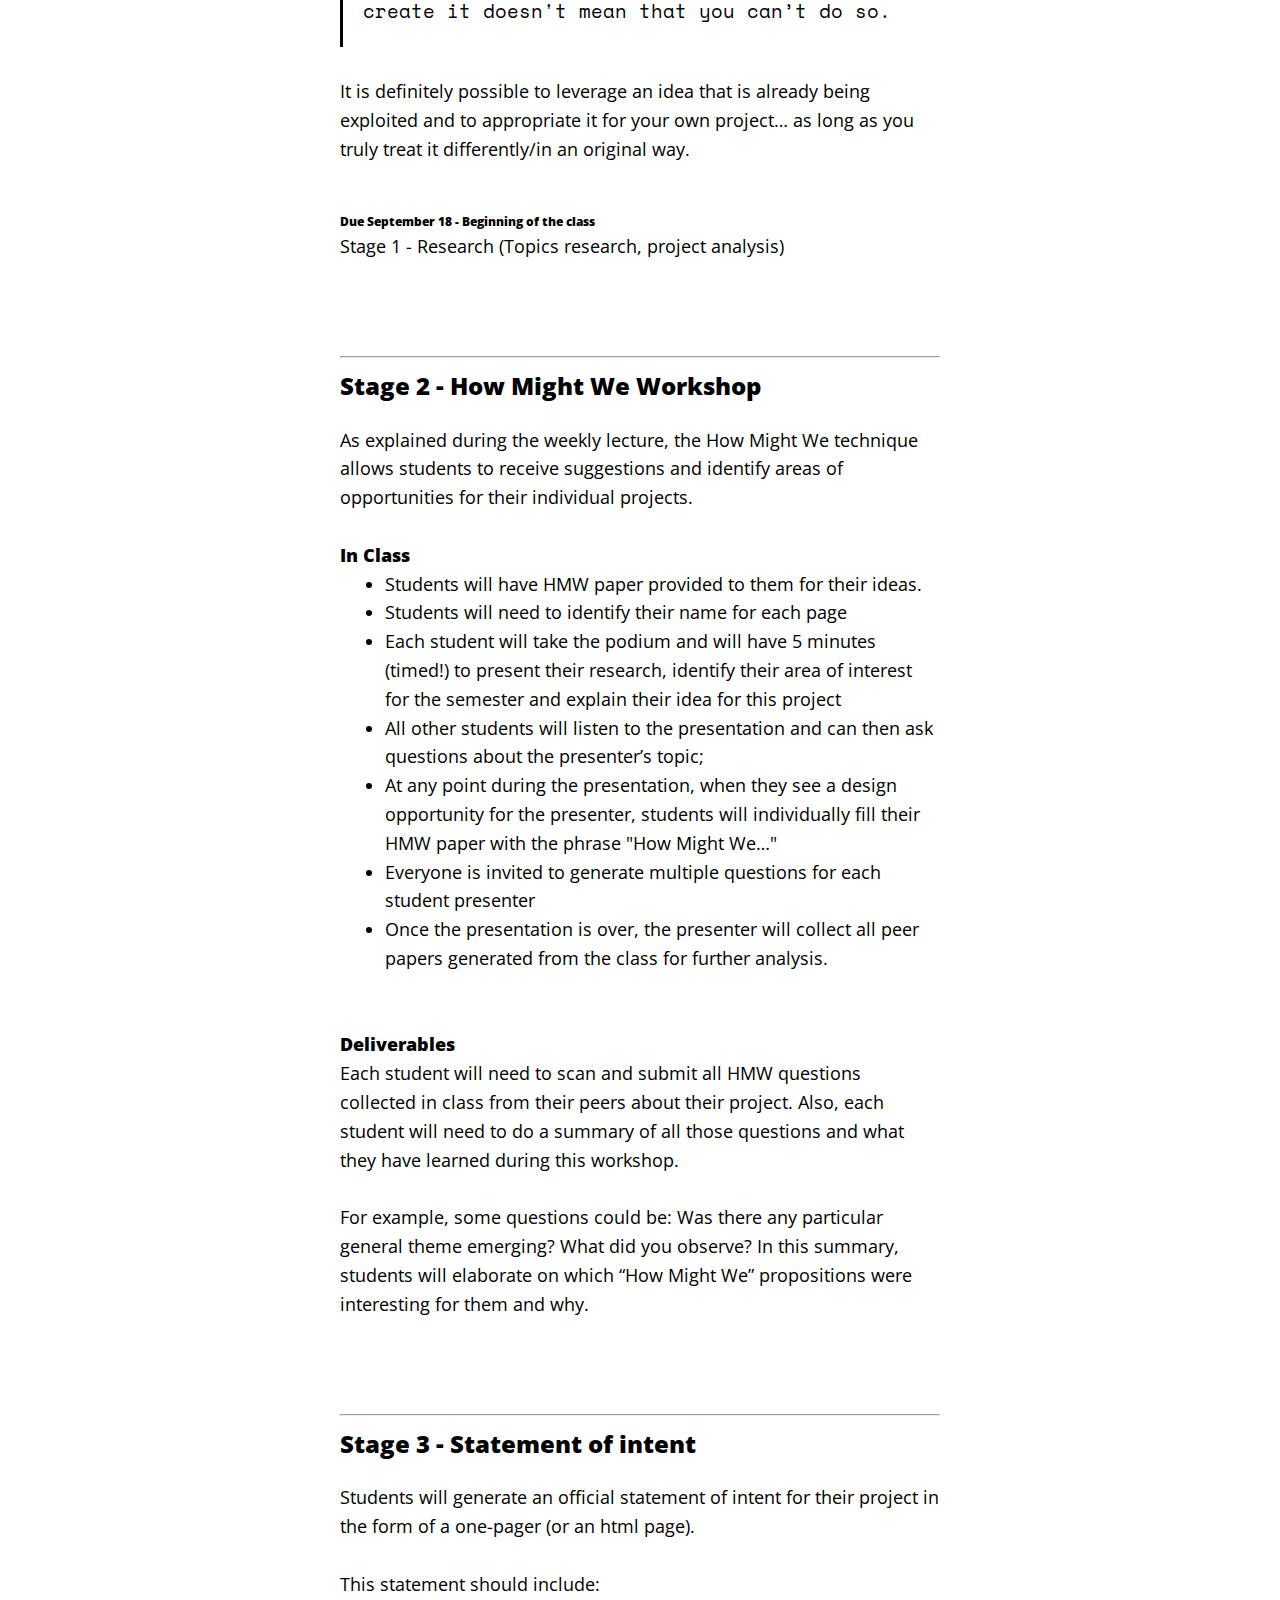
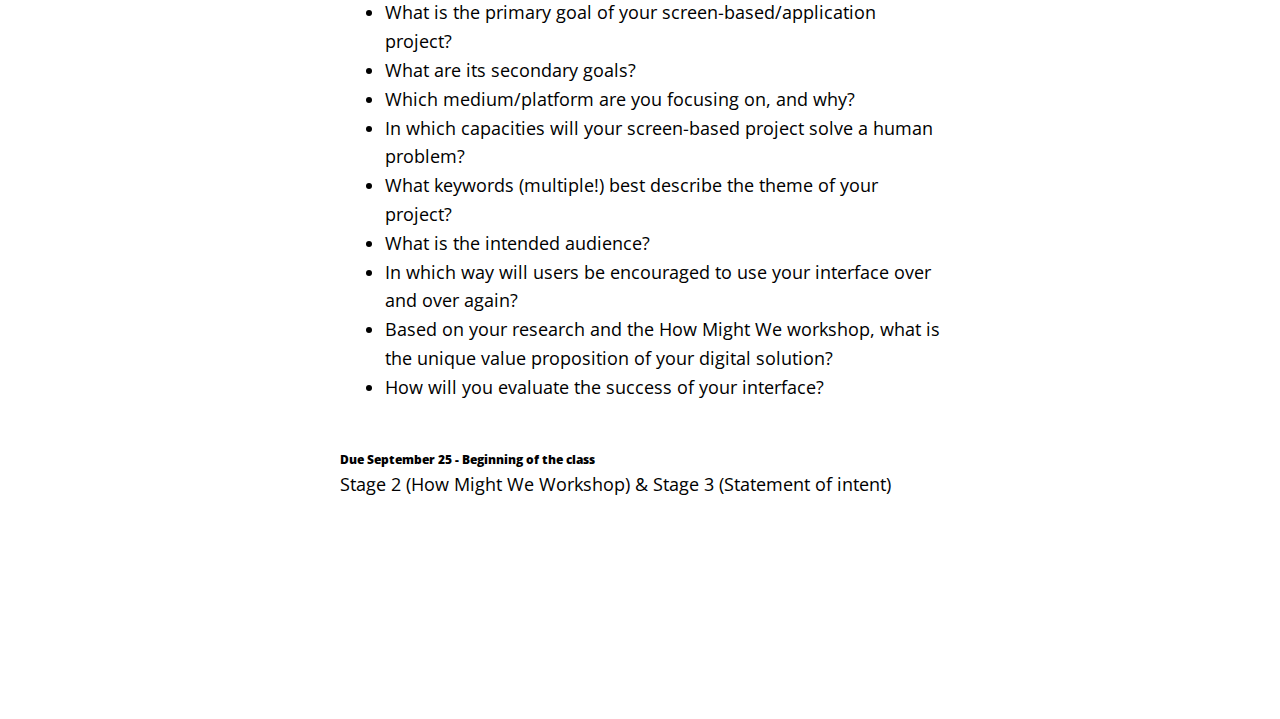
<file: pages/assignment01.html>
<!doctype html>
<html>
  <head>
  	  	<!-- Global site tag (gtag.js) - Google Analytics -->
	<script async src="https://www.googletagmanager.com/gtag/js?id=UA-22315352-6"></script>
	<script>
	  window.dataLayer = window.dataLayer || [];
	  function gtag(){dataLayer.push(arguments);}
	  gtag('js', new Date());

	  gtag('config', 'UA-22315352-6');
	</script>
    <meta charset="utf-8">
    <meta name="generator" content="SuperHi">
    <meta http-equiv="X-UA-Compatible" content="IE=edge">
    <meta name="viewport" content="width=device-width, initial-scale=1">
    <title>Assignment 1 - YSDN 4003</title>
    <link rel="stylesheet" href="../css/base.css">
    <link rel="stylesheet" href="../css/styles.css">

  </head>
  <body>
	<header>
	<h1><img src="../img/logo.svg"></h1> 
   <h2>Advanced Topics in Interactivity</h2>
   <h2>YSDN 4003</h2>
	</header>

	<nav>
		<ul>
		<li>-</li>
  		<li><a href="../index.html">Weekly Schedule</a></li>
  		<li><a href="about.html">About this class</a></li>
  		<li><a href="students.html">Students Process</a></li>
  		<li>-</li>
  		<li><a class="active" href="assignment01.html">Assignment 1</a></li>
  		<li><a href="assignment02.html">Assignment 2</a></li>
  		<li><a href="assignment03.html">Assignment 3</a></li>
  		<li><a href="assignment04.html">Assignment 4</a></li>
  		<li><a href="assignment05.html">Assignment 5</a></li>
  		<li>-</li>
  		</ul>
	</nav>

	<article>
		<section>
			<h4>10% Of The Semester</h4>
			<h1>Assignment 1 - Design Strategy</h1>
			<p><a href="../documents/YSDN4003_Assignment_1.pdf" target="_blank">Evaluation Criteria</a></p><br>
			<p><a href="#Stage1">Stage 1</a> <a href="#Stage2">Stage 2</a> <a href="#Stage3">Stage 3</a></p>
			<h2>In the context of this class, students are invited to explore a topic of their choosing and their personal modes of visual expression through the creation of a screen-based interface. The interface can be developed for any device/medium, as long as it is relevant to the context of the student’s project. The medium can be traditional or speculative.</h2><h2> As such, interfaces could be created for items as diversified as mobile, tablet, desktop, watch, wall installation, glasses, fridge, windows, museum screens, clothing, etc., provided that the chosen medium is imagined as being interactive for the purpose of the project. Every students should think outside the box.</h2>

			<section class="image">
				<img src="../img/pyramid.jpg">
			</section>
			<p class="caption"><a href="http://creativityseminar.blogspot.com/2011/03/pyramid-schem-atic.html"  target="_blank">Pyramid Dream - John Maeda</a></p>
			
			<p>Students are encouraged to think beyond the notion of “problem solving” and to either overlap or blur the boundaries between multiple approaches to interactive design such as exploratory, utilitarian and speculative approaches. The application developed will be an expression of the student’s personal exploration of interactive design and of the chosen topic, but it <span class="bold">must</span> have a precise goal/use, be engaging, provide users with a satisfying <span class="bold">user experience</span>, wonder, surprise and ultimately promote recurring usage.</p>

			<br id="Stage1"><br>
			<hr></hr>
			<h5>Stage 1 - Research</h5>


			<p>First, students need to narrow down topics they are interested in. </p>
			<section class="blockquote">
				<p>Attention: It is important to note that the chosen topic will follow you throughout the semester. Students need to make sure that they are comfortable with and highly interested in this topic from the start. </p>
			</section>
			<p>Remember, looking at other interfaces is not the only way to find inspiration when working on an digital project or when developing an interface. Go beyond the screen. As mentioned by Golden Krishna, <a href="http://www.nointerface.com/book/" target="_blank">The Best Interface is No Interface</a>. Do an inspiration and research session outside of the digital spectrum—go to the library, open a magazine, visit some art exhibition, etc.</p>

			<br>

			<p>The outcome of your initial research should be a one pager (either HTML or pdf format) including your possible topics and a one sentence summary of what the goal of the project would be for each selected topic. </p>

			<br>

			<p>Each of the area of interests listed should be complemented by a project analysis and references of either digital or physical artefacts that inspire you in relation to this topic.</p>

			<br><br>
			<p class="bold">This analysis should include:</p>

			<ul>
  				<li class="list">If this was your topic, what would the goal of the project be?</li>
  				<li class="list">What do you like about this idea?</li>
  				<li class="list">What could potentially be your inspirations for this project?</li>
  				<li class="list">How do you imagine the general visual design of the project?</li>
			</ul>

			<br><br>
				
			
		 

		 <p>Make sure that your research is well prepared, that your idea is clearly defined and that your descriptive sentence communicates your intent clearly.</p><br><p>On week 2, each student will take the podium for 5min to explain their research during a collaborative class workshop and efficient communication is key for this exercise to be productive/useful.</p><br>

		 <section class="blockquote">
		 	<p>Remember, if an existing application does something similar to what you were hoping to create it doesn't mean that you can’t do so.</p>
		 </section>

		<p>It is definitely possible to leverage an idea that is already being exploited and to appropriate it for your own project… as long as you truly treat it differently/in an original way.</p>
		<br>
		<h3>Due September 18 - Beginning of the class</h3>
			<p>Stage 1 - Research (Topics research, project analysis)</p>

			<br id="Stage2"><br><br>
			<hr></hr>
			<h5>Stage 2 - How Might We Workshop</h5>

			<p>As explained during the weekly lecture, the How Might We technique allows students to receive suggestions and identify areas of opportunities for their individual projects.</p>

			<br>

			<p class="bold">In Class</p>

			<ul>
  				<li class="list">Students will have HMW paper provided to them for their ideas.</li>
  				<li class="list">Students will need to identify their name for each page</li>
  				<li class="list">Each student will take the podium and will have 5 minutes (timed!) to present their research, identify their area of interest for the semester and explain their idea for this project</li>
  				<li class="list">All other students will listen to the presentation and can then ask questions about the presenter’s topic;</li>
  				<li class="list">At any point during the presentation, when they see a design opportunity for the presenter, students will individually fill their HMW paper with the phrase "How Might We…"</li>
  				<li class="list">Everyone is invited to generate multiple questions for each student presenter</li>
				<li class="list">Once the presentation is over, the presenter will collect all peer papers generated from the class for further analysis.</li>
			</ul>

			<br><br>
			<p class="bold">Deliverables</p>
			<p>Each student will need to scan and submit all HMW questions collected in class from their peers about their project. Also, each student will need to do a summary of all those questions and what they have learned during this workshop. <br><br>For example, some questions could be: Was there any particular general theme emerging? What did you observe? In this summary, students will elaborate on which “How Might We” propositions were interesting for them and why. </p>

			<br id="Stage3"><br><br>
			<hr></hr>
			<h5>Stage 3 - Statement of intent</h5>
			<p>Students will generate an official statement of intent for their project in the form of a one-pager (or an html page).</p><br>

			<p>This statement should include:</p>
			<ul>
  				<li class="list">What is the primary goal of your screen-based/application project?</li>
  				<li class="list">What are its secondary goals?</li>
  				<li class="list">Which medium/platform are you focusing on, and why?</li>
  				<li class="list">In which capacities will your screen-based project solve a human problem?</li>
  				<li class="list">What keywords (multiple!) best describe the theme of your project?</li>
  				<li class="list">What is the intended audience?</li>
  				<li class="list">In which way will users be encouraged to use your interface over and over again?</li>
  				<li class="list">Based on your research and the How Might We workshop, what is the unique value proposition of your digital solution?</li>
  				<li class="list">How will you evaluate the success of your interface?</li> 

			</ul>

			<br>
			<h3>Due September 25 - Beginning of the class</h3>
			<p>Stage 2 (How Might We Workshop) & Stage 3 (Statement of intent)</p>




			
	</section>

		
	</article>

	<footer>
		<h1><img src="../img/logo.svg"></h1> 
    <h2>Fall 2018</h2>
	</footer>



</body>
</html>
</file>
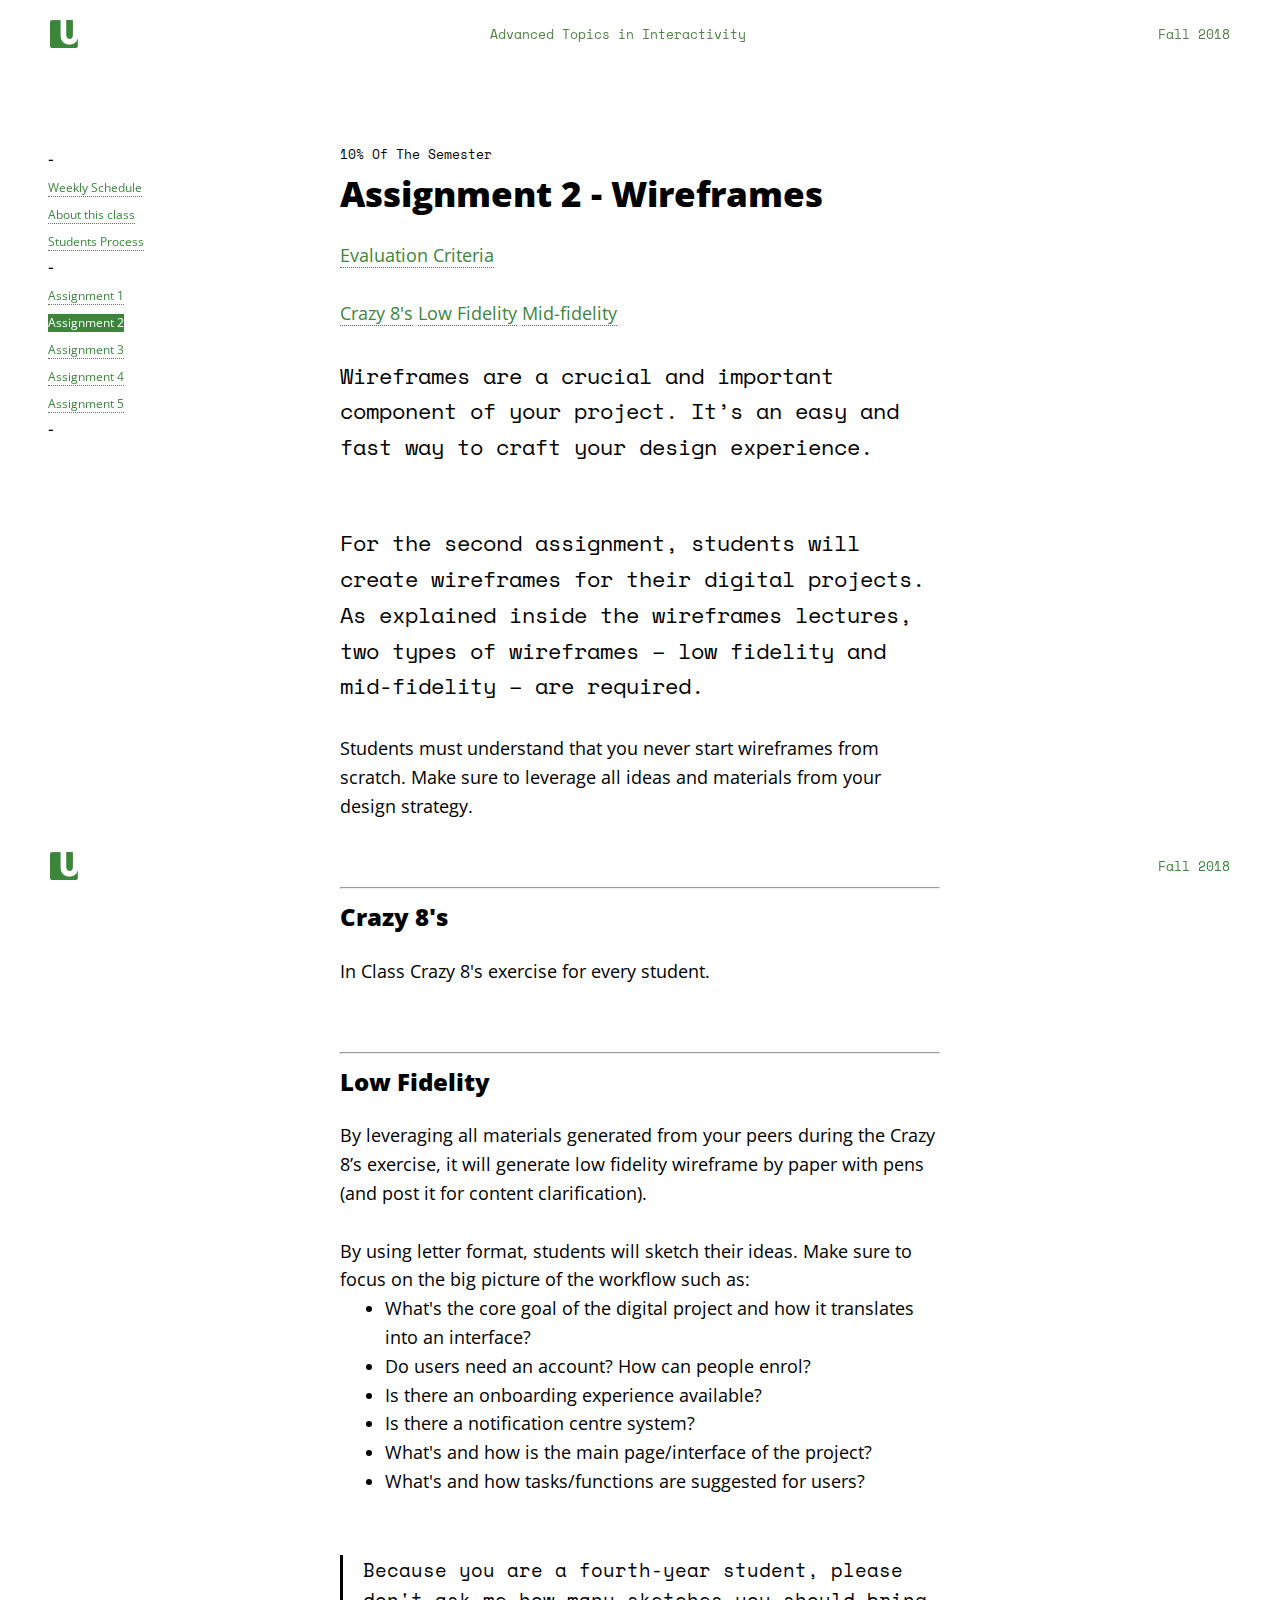
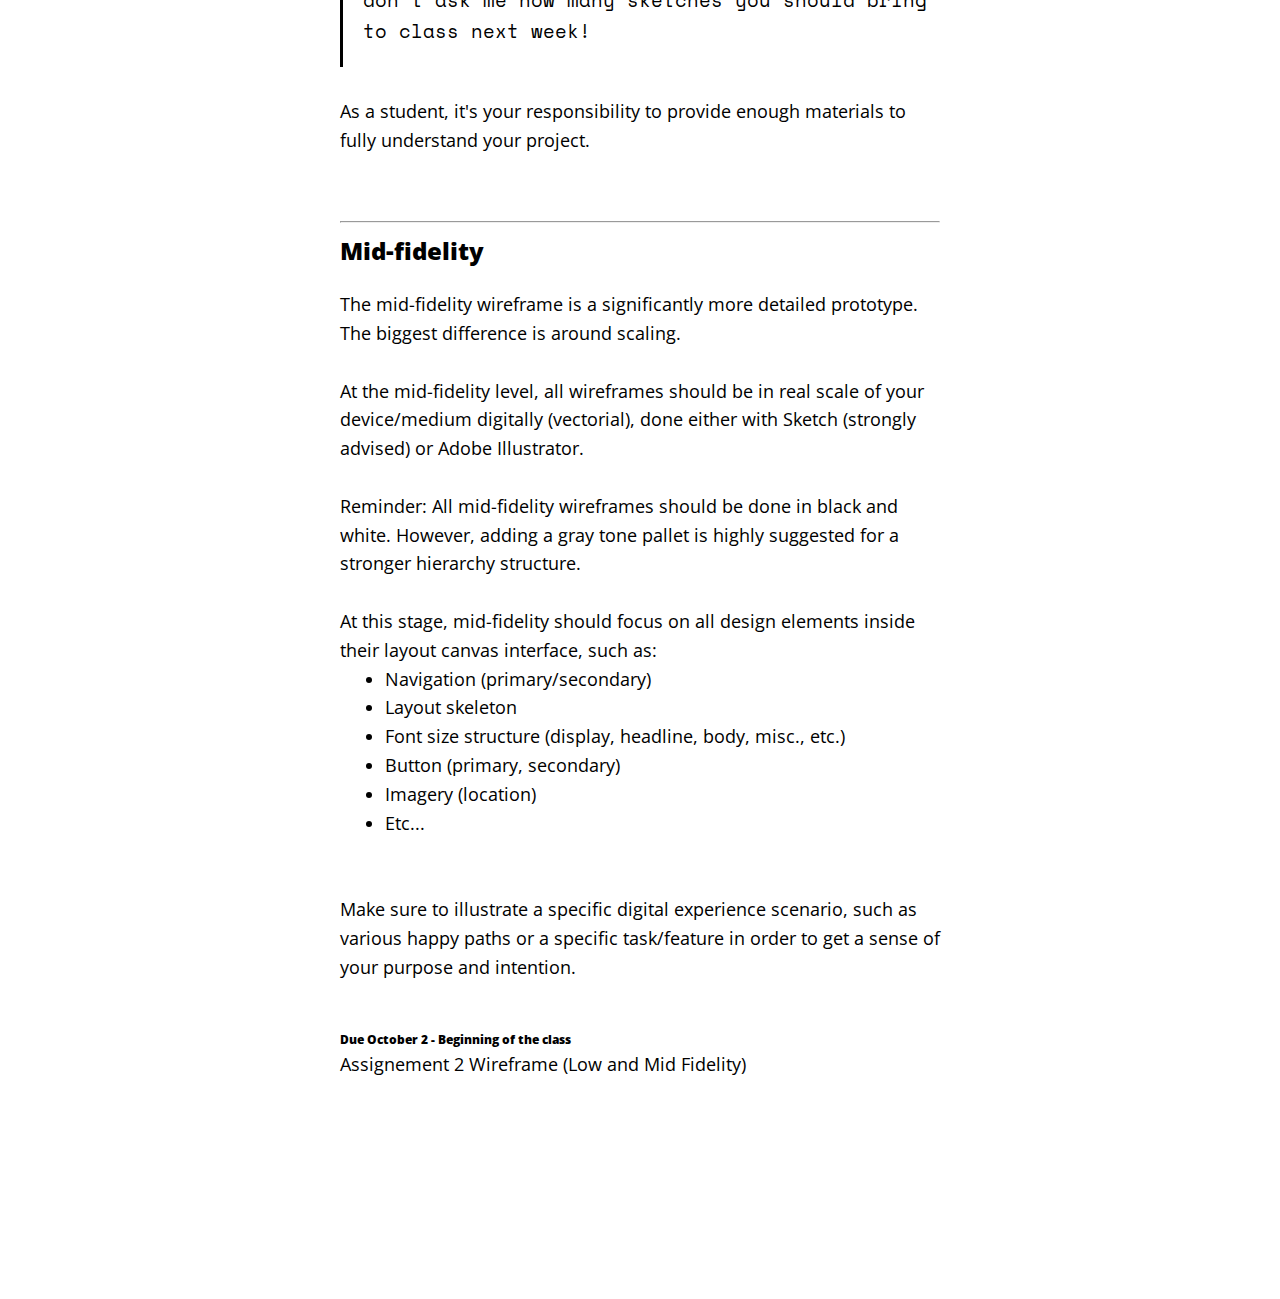
<file: pages/assignment02.html>
<!doctype html>
<html>
  <head>
  	  	<!-- Global site tag (gtag.js) - Google Analytics -->
	<script async src="https://www.googletagmanager.com/gtag/js?id=UA-22315352-6"></script>
	<script>
	  window.dataLayer = window.dataLayer || [];
	  function gtag(){dataLayer.push(arguments);}
	  gtag('js', new Date());

	  gtag('config', 'UA-22315352-6');
	</script>
    <meta charset="utf-8">
    <meta name="generator" content="SuperHi">
    <meta http-equiv="X-UA-Compatible" content="IE=edge">
    <meta name="viewport" content="width=device-width, initial-scale=1">
    <title>Assignment 2 - YSDN 4003</title>
    <link rel="stylesheet" href="../css/base.css">
    <link rel="stylesheet" href="../css/styles.css">

  </head>
  <body>
	<header>
	<h1><img src="../img/logo.svg"></h1> 
	 <h2>Advanced Topics in Interactivity</h2>
	 <h2>Fall 2018</h2>
	</header>

	<nav>
		<ul>
		<li>-</li>
  		<li><a href="../index.html">Weekly Schedule</a></li>
  		<li><a href="about.html">About this class</a></li>
  		<li><a href="students.html">Students Process</a></li>
  		<li>-</li>
  		<li><a href="assignment01.html">Assignment 1</a></li>
  		<li><a class="active" href="assignment02.html">Assignment 2</a></li>
  		<li><a href="assignment03.html">Assignment 3</a></li>
  		<li><a href="assignment04.html">Assignment 4</a></li>
  		<li><a href="assignment05.html">Assignment 5</a></li>
  		<li>-</li>
  		</ul>
	</nav>

	<article>
		<section>
			<h4>10% Of The Semester</h4>
			<h1>Assignment 2 - Wireframes</h1>

			<p><a href="../documents/YSDN4003_F18_Assignment02.pdf" target="_blank">Evaluation Criteria</a></p><br>
			<p><a href="#Crazy">Crazy 8's</a> <a href="#Low">Low Fidelity</a> <a href="#Mid">Mid-fidelity</a></p>
			
			<h2>Wireframes are a crucial and important component of your project. It’s an easy and fast way to craft your design experience.</h2>

			<h2>For the second assignment, students will create wireframes for their digital projects. As explained inside the wireframes lectures, two types of wireframes – low fidelity and mid-fidelity – are required.</h2>

			<p>Students must understand that you never start wireframes from scratch. Make sure to leverage all ideas and materials from your design strategy.</p>

			<br id="Crazy"><br>
			<hr></hr>
			<h5>Crazy 8's</h5>

			<p>In Class Crazy 8's exercise for every student.</p>


			<br id="Low"><br>
			<hr></hr>
			<h5>Low Fidelity</h5>

			<p>By leveraging all materials generated from your peers during the Crazy 8’s exercise, it will generate low fidelity wireframe by paper with pens (and post it for content clarification).</p><br><p>By using letter format, students will sketch their ideas. Make sure to focus on the big picture of the workflow such as:</p>

			<ul>
  				<li class="list">What's the core goal of the digital project and how it translates into an interface?</li>
  				<li class="list">Do users need an account? How can people enrol?</li>
  				<li class="list">Is there an onboarding experience available?</li>
  				<li class="list">Is there a notification centre system?</li>
  				<li class="list">What's and how is the main page/interface of the project?</li>
  				<li class="list">What's and how tasks/functions are suggested for users?</li>
			</ul>

			<br>

			 <section class="blockquote">
		 	<p>Because you are a fourth-year student, please don't ask me how many sketches you should bring to class next week!</p>
		 	</section>

		 	<p>As a student, it's your responsibility to provide enough materials to fully understand your project.</p>


		 	<br id="Mid"><br>
		 	<hr></hr>
			<h5>Mid-fidelity</h5>

			<p>The mid-fidelity wireframe is a significantly more detailed prototype. The biggest difference is around scaling.<br><br>At the mid-fidelity level, all wireframes should be in real scale of your device/medium digitally (vectorial), done either with Sketch (strongly advised) or Adobe Illustrator.</p><br>

			<p>Reminder: All mid-fidelity wireframes should be done in black and white. However, adding a gray tone pallet is highly suggested for a stronger hierarchy structure.</p><br>

			<p>At this stage, mid-fidelity should focus on all design elements inside their layout canvas interface, such as: </p>

			<ul>
  				<li class="list">Navigation (primary/secondary)</li>
  				<li class="list">Layout skeleton</li>
  				<li class="list">Font size structure (display, headline, body, misc., etc.)</li>
  				<li class="list">Button (primary, secondary)</li>
  				<li class="list">Imagery (location)</li>
  				<li class="list">Etc...</li>
  			</ul>
  			<br><br>
  			<p>Make sure to illustrate a specific digital experience scenario, such as various happy paths or a specific task/feature in order to get a sense of your purpose and intention.</p>

  			<br>
			<h3>Due October 2 - Beginning of the class</h3>
			<p>Assignement 2 Wireframe (Low and Mid Fidelity)</p>
		</section>
		
	</article>

	<footer>
		<h1><img src="../img/logo.svg"></h1> 
    <h2>Fall 2018</h2>
	</footer>



</body>
</html>
</file>
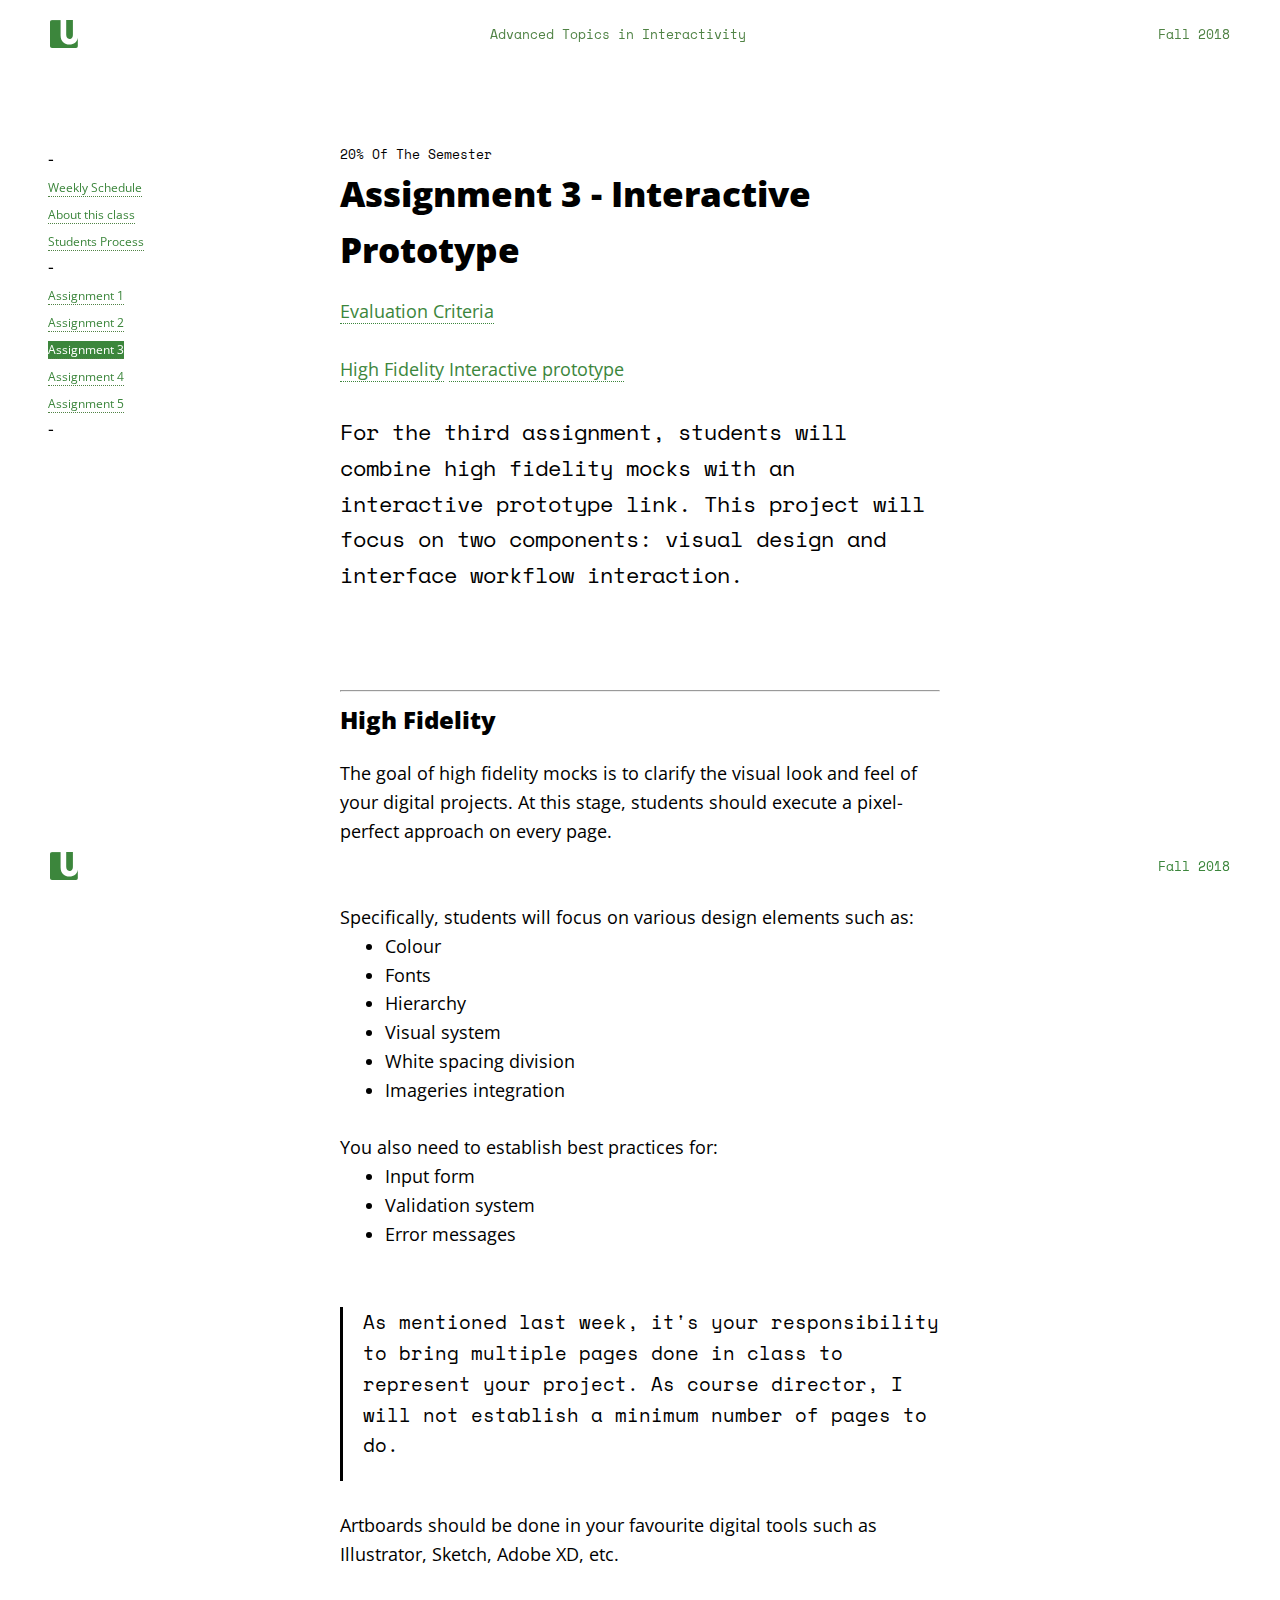
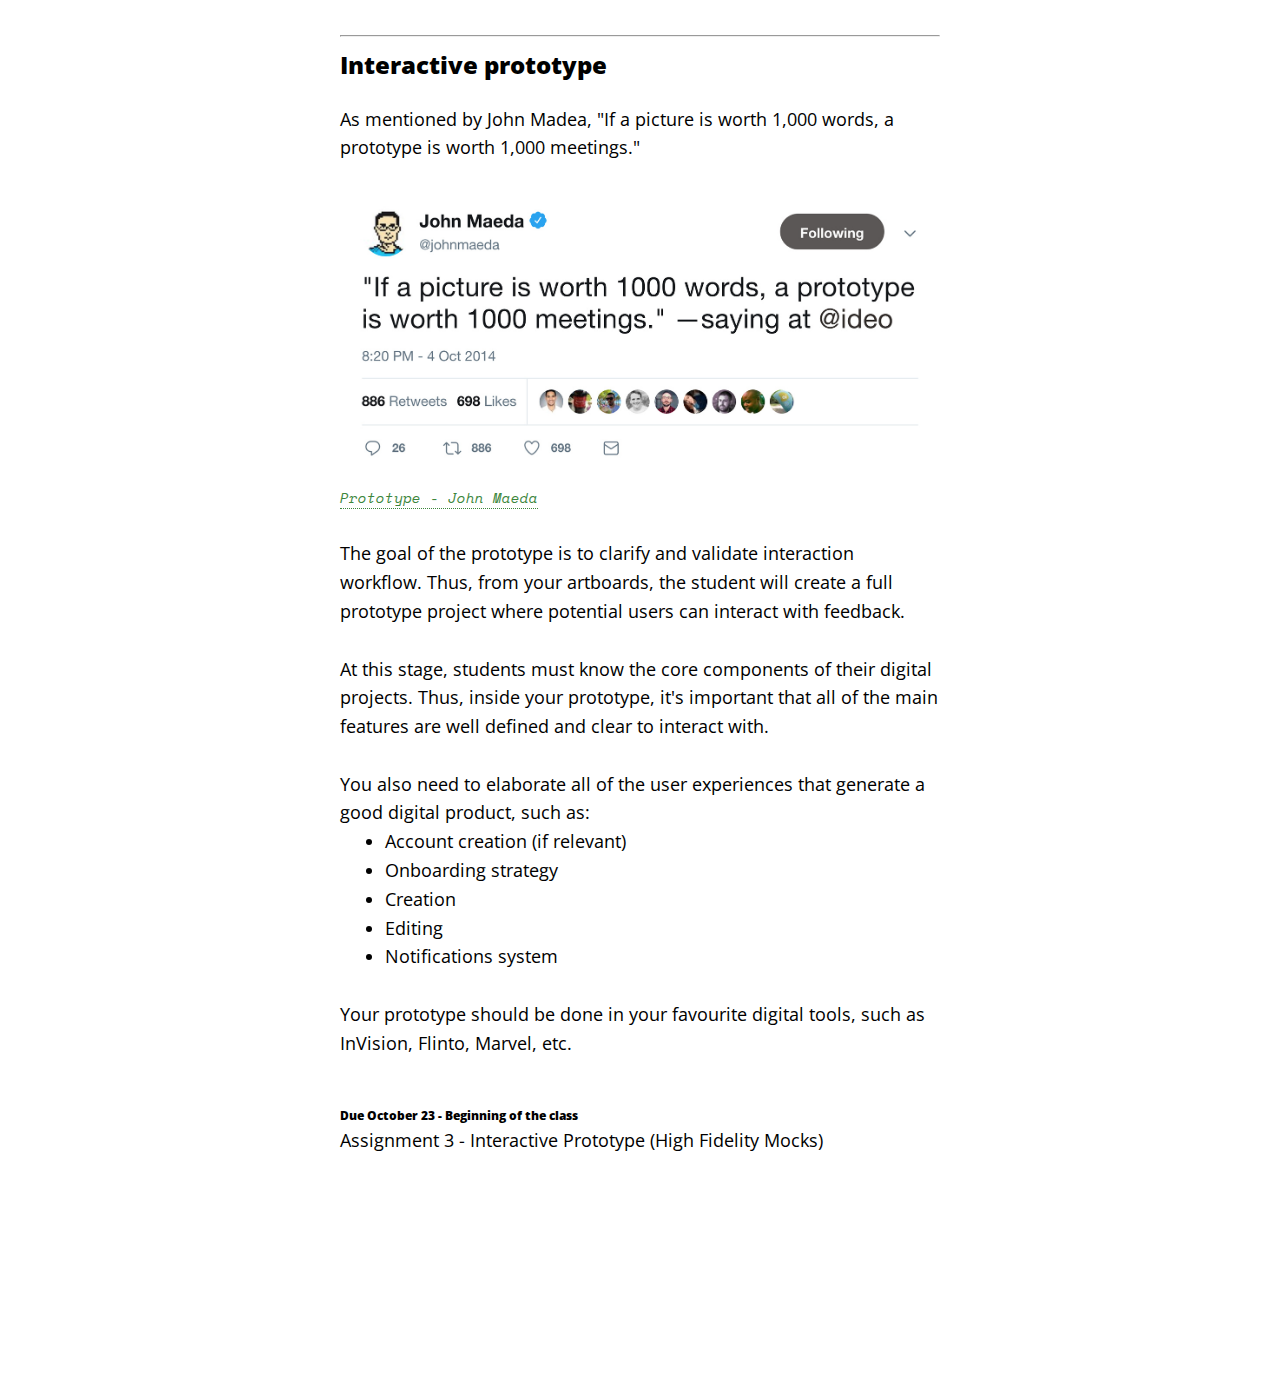
<file: pages/assignment03.html>
<!doctype html>
<html>
  <head>
  	  	<!-- Global site tag (gtag.js) - Google Analytics -->
	<script async src="https://www.googletagmanager.com/gtag/js?id=UA-22315352-6"></script>
	<script>
	  window.dataLayer = window.dataLayer || [];
	  function gtag(){dataLayer.push(arguments);}
	  gtag('js', new Date());

	  gtag('config', 'UA-22315352-6');
	</script>
    <meta charset="utf-8">
    <meta name="generator" content="SuperHi">
    <meta http-equiv="X-UA-Compatible" content="IE=edge">
    <meta name="viewport" content="width=device-width, initial-scale=1">
    <title>Assignment 3 - YSDN 4003</title>
    <link rel="stylesheet" href="../css/base.css">
    <link rel="stylesheet" href="../css/styles.css">

  </head>
  <body>
	<header>
	<h1><img src="../img/logo.svg"></h1> 
	 <h2>Advanced Topics in Interactivity</h2>
	 <h2>Fall 2018</h2>
	</header>

	<nav>
		<ul>
		<li>-</li>
  		<li><a href="../index.html">Weekly Schedule</a></li>
  		<li><a href="about.html">About this class</a></li>
  		<li><a href="students.html">Students Process</a></li>
  		<li>-</li>
  		<li><a href="assignment01.html">Assignment 1</a></li>
  		<li><a href="assignment02.html">Assignment 2</a></li>
  		<li><a class="active" href="assignment03.html">Assignment 3</a></li>
  		<li><a href="assignment04.html">Assignment 4</a></li>
  		<li><a href="assignment05.html">Assignment 5</a></li>
  		<li>-</li>
  		</ul>
	</nav>

	<article>
		<section>
			<h4>20% Of The Semester</h4>
			<h1>Assignment 3 - Interactive Prototype</h1>

			<p><a href="../documents/YSDN4003_F18_Assignment03.pdf" target="_blank">Evaluation Criteria</a></p><br>
			<p><a href="#High">High Fidelity</a> <a href="#Prototype">Interactive prototype</a></p>
			
			<h2>For the third assignment, students will combine high fidelity mocks with an interactive prototype link. This project will focus on two components: visual design and interface workflow interaction.</h2>

			<br id="High"><br>
			<hr></hr>
			<h5>High Fidelity</h5>

			<p>The goal of high fidelity mocks is to clarify the visual look and feel of your digital projects. At this stage, students should execute a pixel-perfect approach on every page.</p><br><br><p> Specifically, students will focus on various design elements such as:</p> 

			<ul>
  				<li class="list">Colour</li>
  				<li class="list">Fonts</li>
  				<li class="list">Hierarchy</li>
  				<li class="list">Visual system</li>
  				<li class="list">White spacing division</li>
  				<li class="list">Imageries integration</li>
			</ul>
			<br>

			<p>You also need to establish best practices for:</p>

			<ul>
  				<li class="list">Input form</li>
  				<li class="list">Validation system</li>
  				<li class="list">Error messages</li>
			</ul><br>

			<section class="blockquote">
		 	<p>As mentioned last week, it's your responsibility to bring multiple pages done in class to represent your project. As course director, I will not establish a minimum number of pages to do.</p>
		 	</section>

			<p>Artboards should be done in your favourite digital tools such as Illustrator, Sketch, Adobe XD, etc.</p>


			<br id="Prototype"><br>
			<hr></hr>
			<h5>Interactive prototype</h5>

			<p>As mentioned by John Madea, "If a picture is worth 1,000 words, a prototype is worth 1,000 meetings."</p>

			<section class="image">
				<img src="../img/john.jpg">
			</section>
			<p class="caption"><a href="https://twitter.com/johnmaeda/status/518556402902925313"  target="_blank">Prototype - John Maeda</a></p>


			<p>The goal of the prototype is to clarify and validate interaction workflow. Thus, from your artboards, the student will create a full prototype project where potential users can interact with feedback.</p><br>

			<p>At this stage, students must know the core components of their digital projects. Thus, inside your prototype, it's important that all of the main features are well defined and clear to interact with.</p> <br>

			<p>You also need to elaborate all of the user experiences that generate a good digital product, such as:</p>

			<ul>
  				<li class="list">Account creation (if relevant)</li>
  				<li class="list">Onboarding strategy</li>
  				<li class="list">Creation</li>
  				<li class="list">Editing</li>
  				<li class="list">Notifications system</li>
			</ul><br>

			<p>Your prototype should be done in your favourite digital tools, such as InVision, Flinto, Marvel, etc. </p>

			<br>
			<h3>Due October 23 - Beginning of the class</h3>
			<p>Assignment 3 - Interactive Prototype (High Fidelity Mocks)</p>



			
			
		</section>
		
	</article>

	<footer>
		<h1><img src="../img/logo.svg"></h1> 
    <h2>Fall 2018</h2>
	</footer>




</body>
</html>
</file>
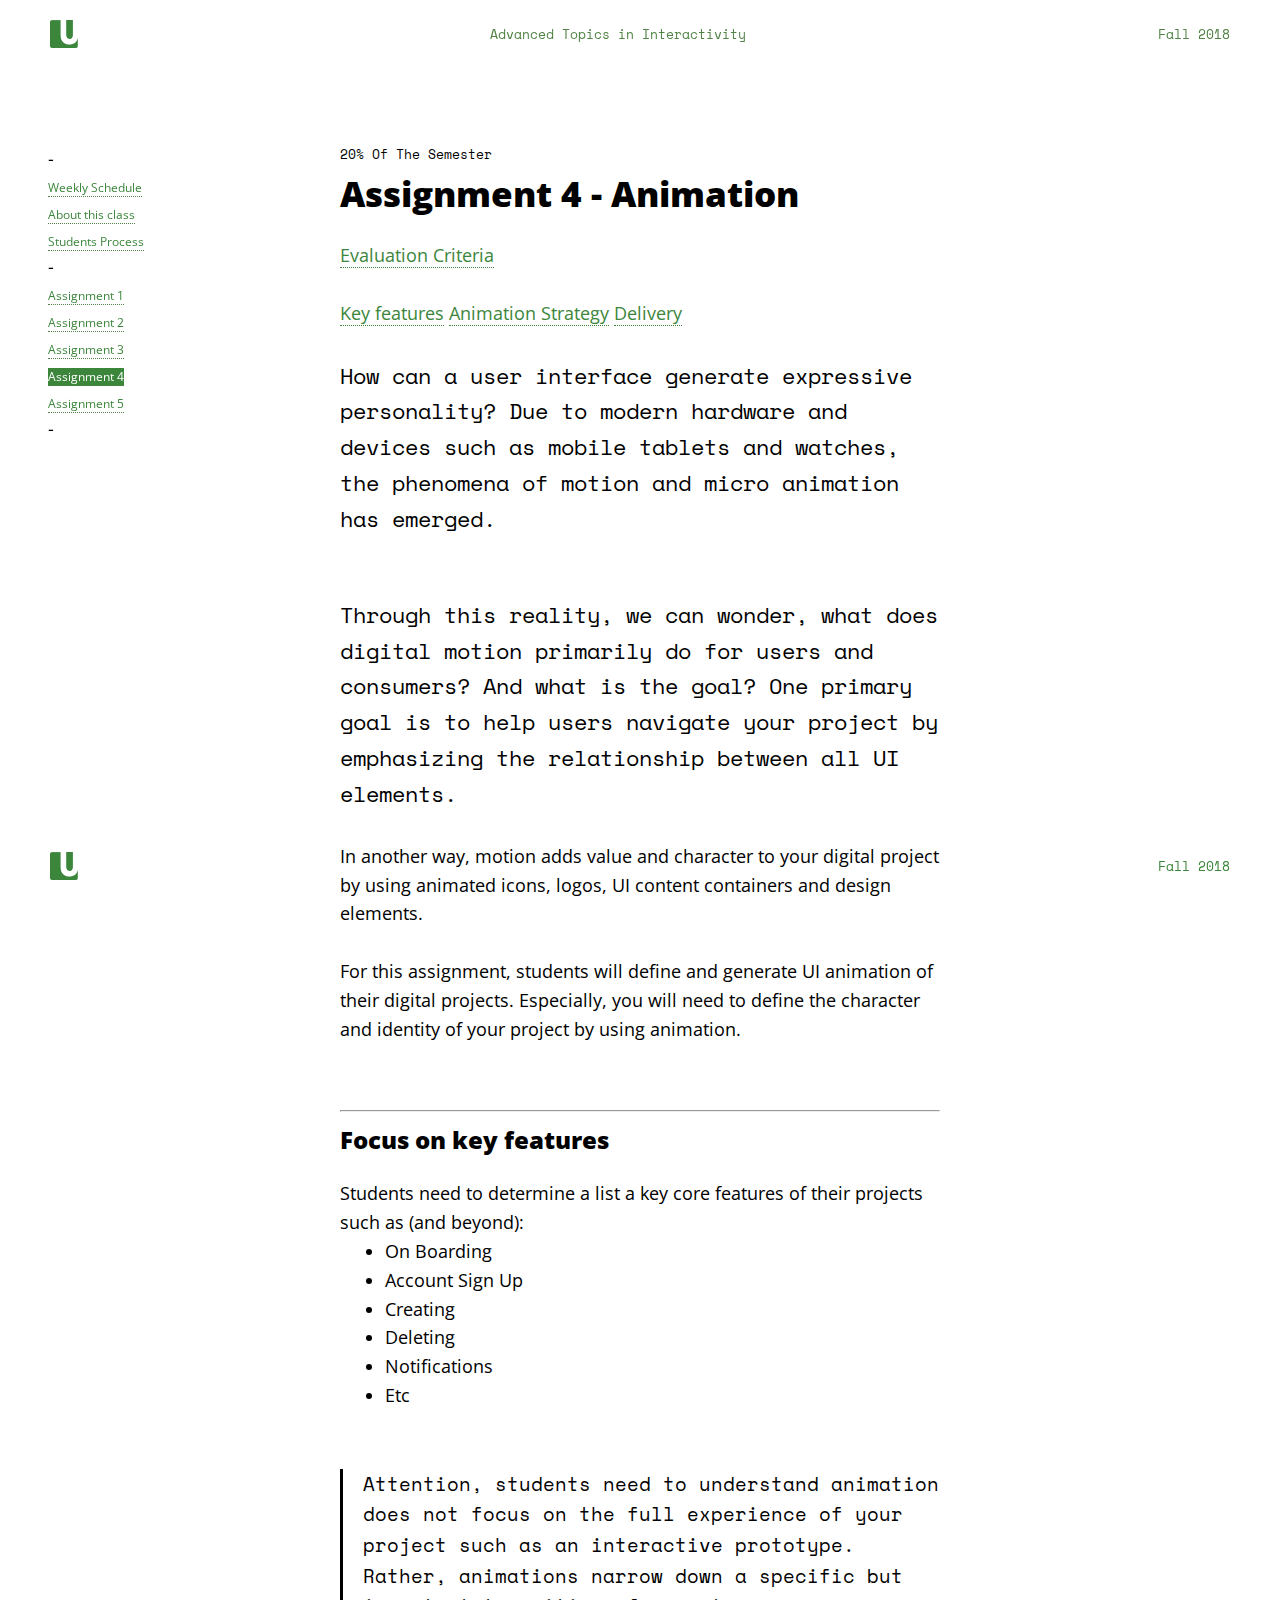
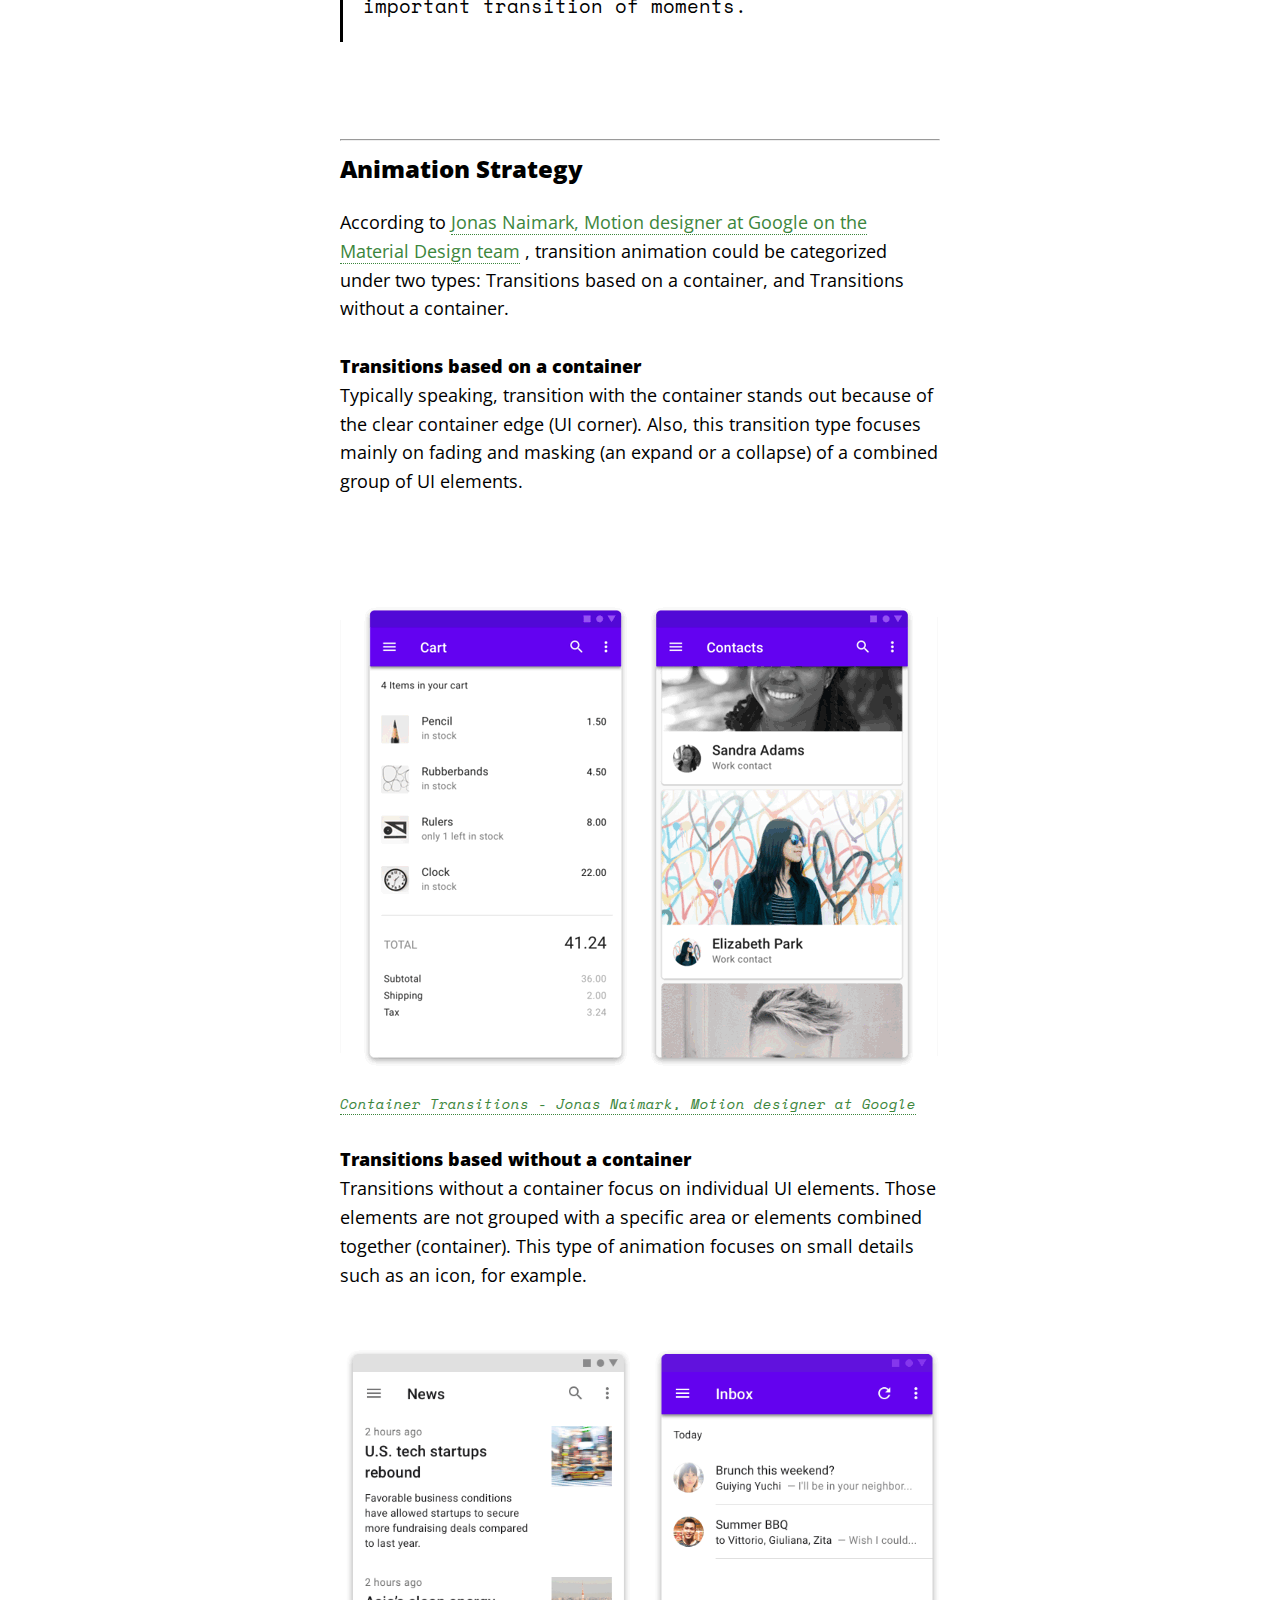
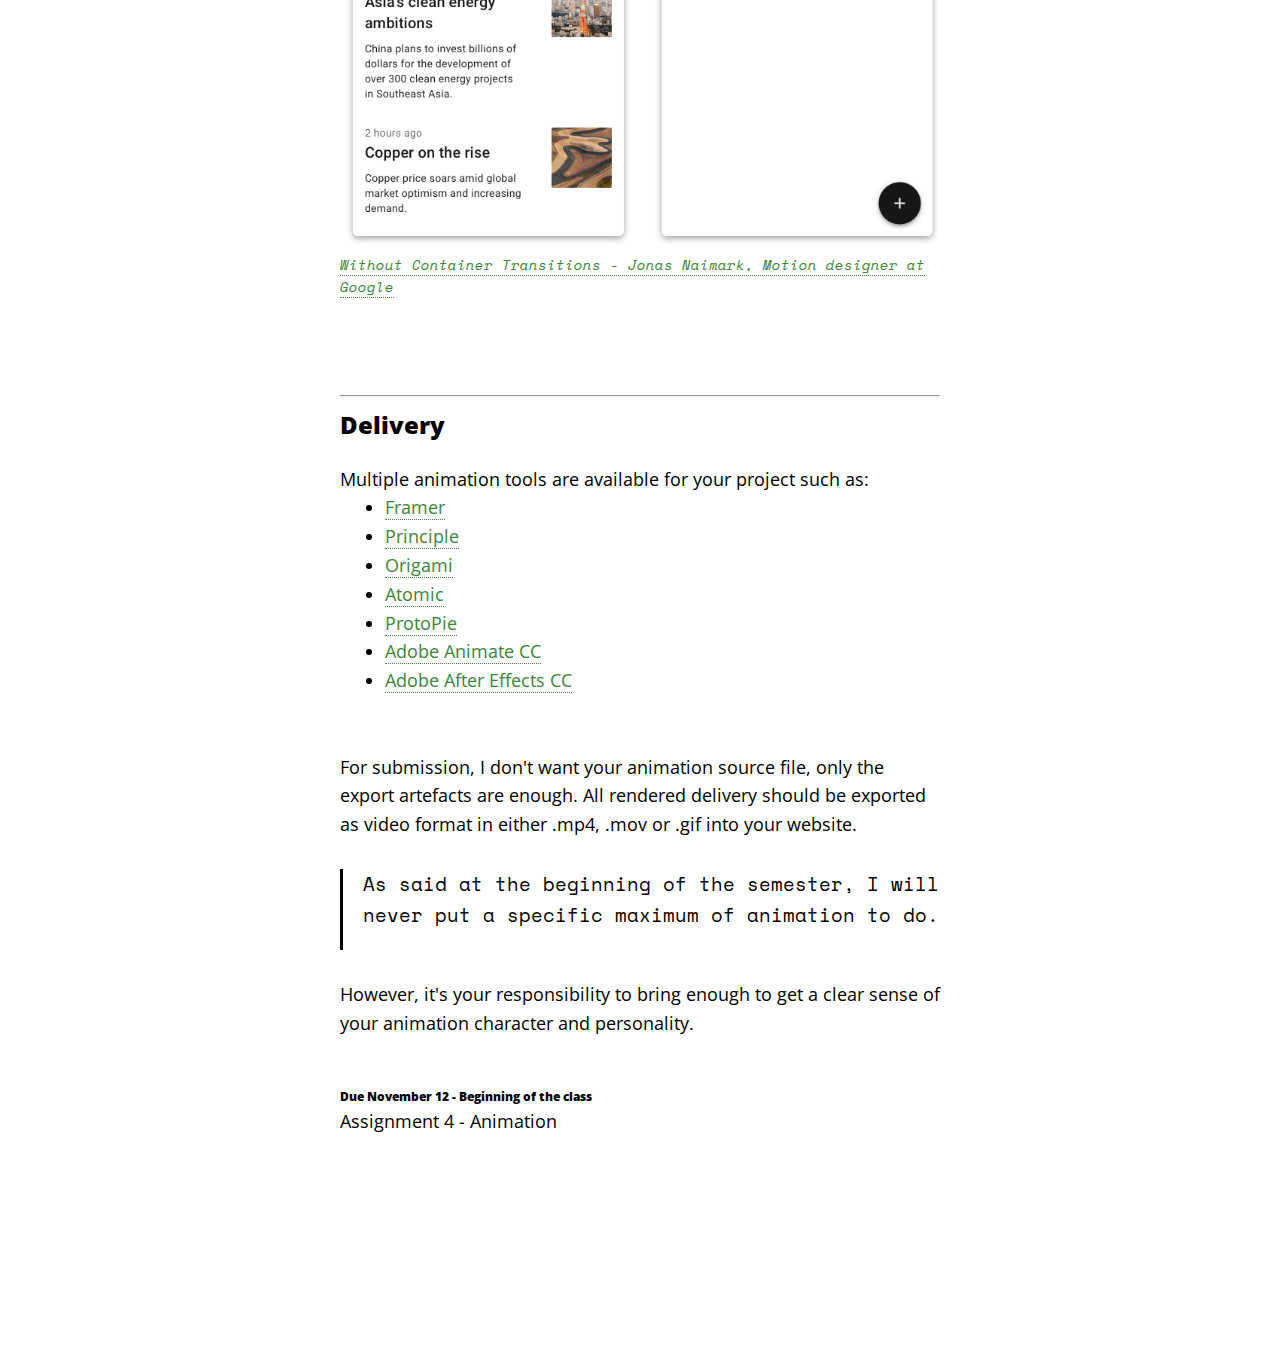
<file: pages/assignment04.html>
<!doctype html>
<html>
  <head>
  	  	<!-- Global site tag (gtag.js) - Google Analytics -->
	<script async src="https://www.googletagmanager.com/gtag/js?id=UA-22315352-6"></script>
	<script>
	  window.dataLayer = window.dataLayer || [];
	  function gtag(){dataLayer.push(arguments);}
	  gtag('js', new Date());

	  gtag('config', 'UA-22315352-6');
	</script>
    <meta charset="utf-8">
    <meta name="generator" content="SuperHi">
    <meta http-equiv="X-UA-Compatible" content="IE=edge">
    <meta name="viewport" content="width=device-width, initial-scale=1">
    <title>Assignment 4 - YSDN 4003</title>
    <link rel="stylesheet" href="../css/base.css">
    <link rel="stylesheet" href="../css/styles.css">

  </head>
  <body>
	<header>
	<h1><img src="../img/logo.svg"></h1> 
	 <h2>Advanced Topics in Interactivity</h2>
	 <h2>Fall 2018</h2>
	</header>

	<nav>
		<ul>
		<li>-</li>
  		<li><a href="../index.html">Weekly Schedule</a></li>
  		<li><a href="about.html">About this class</a></li>
  		<li><a href="students.html">Students Process</a></li>
  		<li>-</li>
  		<li><a href="assignment01.html">Assignment 1</a></li>
  		<li><a href="assignment02.html">Assignment 2</a></li>
  		<li><a href="assignment03.html">Assignment 3</a></li>
  		<li><a class="active" href="assignment04.html">Assignment 4</a></li>
  		<li><a href="assignment05.html">Assignment 5</a></li>
  		<li>-</li>
  		</ul>
	</nav>

	<article>
		<section>
			<h4>20% Of The Semester</h4>
			<h1>Assignment 4 - Animation</h1>
			<p><a href="../documents/YSDN4003_F18_Assignment04.pdf" target="_blank">Evaluation Criteria</a></p><br>
			<p><a href="#Key">Key features</a>  <a href="#Animation">Animation Strategy</a>  <a href="#Delivery">Delivery</a></p>
			<h2>How can a user interface generate expressive personality? Due to modern hardware and devices such as mobile tablets and watches, the phenomena of motion and micro animation has emerged.</h2><h2>Through this reality, we can wonder, what does digital motion primarily do for users and consumers? And what is the goal? One primary goal is to help users navigate your project by emphasizing the relationship between all UI elements.</h2>


			<p>In another way, motion adds value and character to your digital project by using animated icons, logos, UI content containers and design elements.</p><br><p>For this assignment, students will define and generate UI animation of their digital projects. Especially, you will need to define the character and identity of your project by using animation.</p>

			<br id="Key"><br>
			<hr></hr>
			<h5>Focus on key features</h5>

			<p>Students need to determine a list a key core features of their projects such as (and beyond):</p>

			<ul>
  				<li class="list">On Boarding</li>
  				<li class="list">Account Sign Up</li>
  				<li class="list">Creating</li>
  				<li class="list">Deleting</li>
  				<li class="list">Notifications</li>
  				<li class="list">Etc</li>
			</ul>
			<br>

			<section class="blockquote">
		 	<p>Attention, students need to understand animation does not focus on the full experience of your project such as an interactive prototype. Rather, animations narrow down a specific but important transition of moments.</p>
		 	</section>

		 	<br id="Animation"><br>
		 	<hr></hr>
		 	<h5>Animation Strategy</h5>

		 	<p>According to <a href="https://medium.com/google-design/motion-design-doesnt-have-to-be-hard-33089196e6c2" target="_blank">Jonas Naimark, Motion designer at Google on the Material Design team</a> , transition animation could be categorized under two types: Transitions based on a container, and Transitions without a container.</p><br>

		 	<p class="bold">Transitions based on a container </p>

		 	<p>Typically speaking, transition with the container stands out because of the clear container edge (UI corner). Also, this transition type focuses mainly on fading and masking (an expand or a collapse) of a combined group of UI elements.</p><br><br>

		 	<section class="image">
				<img src="../img/container.gif">
			</section>

		 	<p class="caption"><a href="https://cdn-images-1.medium.com/max/2000/1*uyyN_Xoe3fnvlVi0mvY0nA.gif"  target="_blank">Container Transitions - Jonas Naimark, Motion designer at Google</a></p>

		 	<p class="bold">Transitions based without a container</p>

		 	<p>Transitions without a container focus on individual UI elements. Those elements are not grouped with a specific area or elements combined together (container). This type of animation focuses on small details such as an icon, for example.</p><br>

		 	<section class="image">
				<img src="../img/nocontainer.gif">
			</section>

		 	<p class="caption"><a href="https://cdn-images-1.medium.com/max/800/1*EMaQi0I-Zvt3JHEiqal56Q.gif"  target="_blank">Without Container Transitions - Jonas Naimark, Motion designer at Google</a></p>

		 	<br id="Delivery"><br>
		 	<hr></hr>
		 	<h5>Delivery</h5>

		 	<p>Multiple animation tools are available for your project such as:</p>

		 	<ul>
  				<li class="list"><a href="https://framer.com/"  target="_blank">Framer</a></li>
  				<li class="list"><a href="http://principleformac.com"  target="_blank">Principle</a></li>
  				<li class="list"><a href="https://origami.design/"  target="_blank">Origami</a></li>
  				<li class="list"><a href="https://atomic.io/"  target="_blank">Atomic</a></li>
  				<li class="list"><a href="https://www.protopie.io/"  target="_blank">ProtoPie</a></li>
  				<li class="list"><a href="https://www.adobe.com/ca/products/animate.html"  target="_blank">Adobe Animate CC</a></li>
  				<li class="list"><a href="https://www.adobe.com/ca/products/aftereffects.html"  target="_blank">Adobe After Effects CC</a></li>  				
			</ul>

			<br><br><p>For submission, I don't want your animation source file, only the export artefacts are enough. All rendered delivery should be exported as video format in either .mp4, .mov or .gif into your website.</p>

			<section class="blockquote">
		 	<p>As said at the beginning of the semester, I will never put a specific maximum of animation to do.</p>
		 	</section>

		 	<p> However, it's your responsibility to bring enough to get a clear sense of your animation character and personality.</p>

		 	<br>
			<h3>Due November 12 - Beginning of the class</h3>
			<p>Assignment 4 - Animation</p>






			

			
			
		</section>




		
		
	</article>

	<footer>
		<h1><img src="../img/logo.svg"></h1> 
    <h2>Fall 2018</h2>
	</footer>



</body>
</html>
</file>
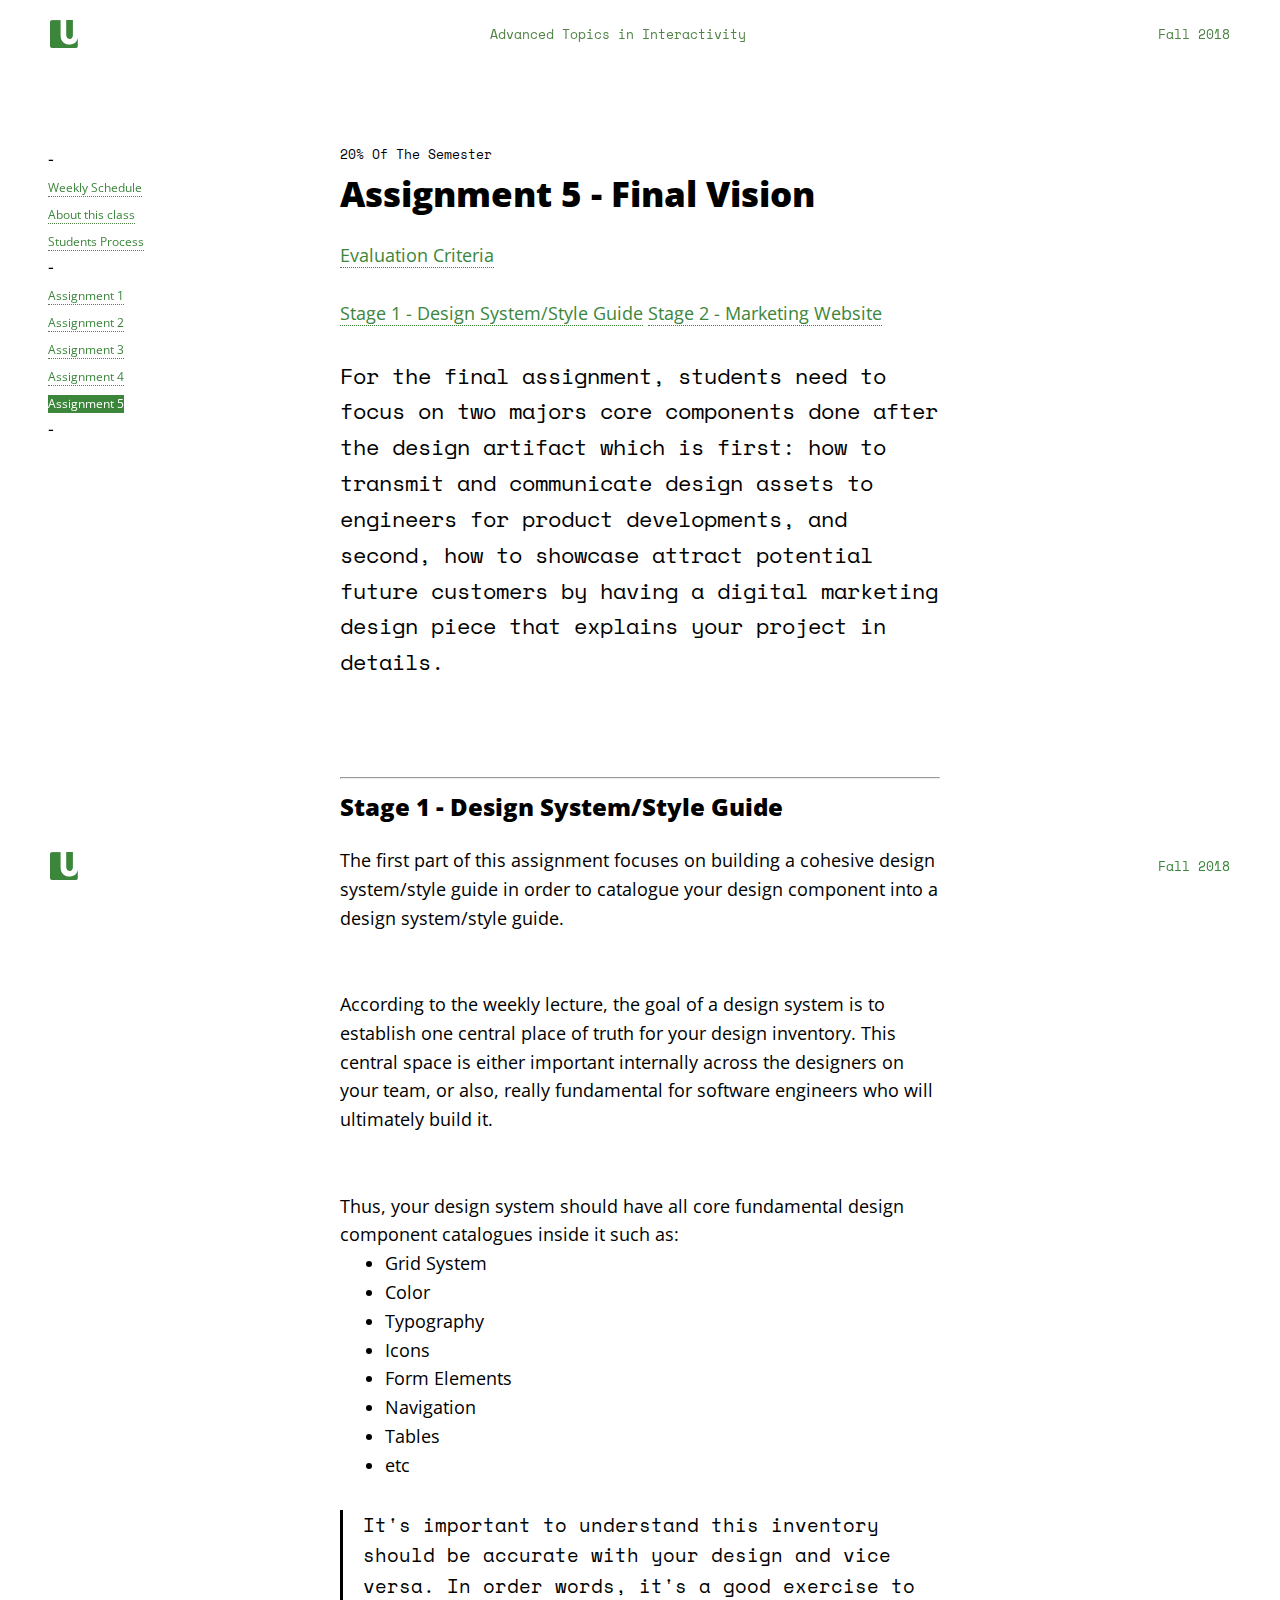
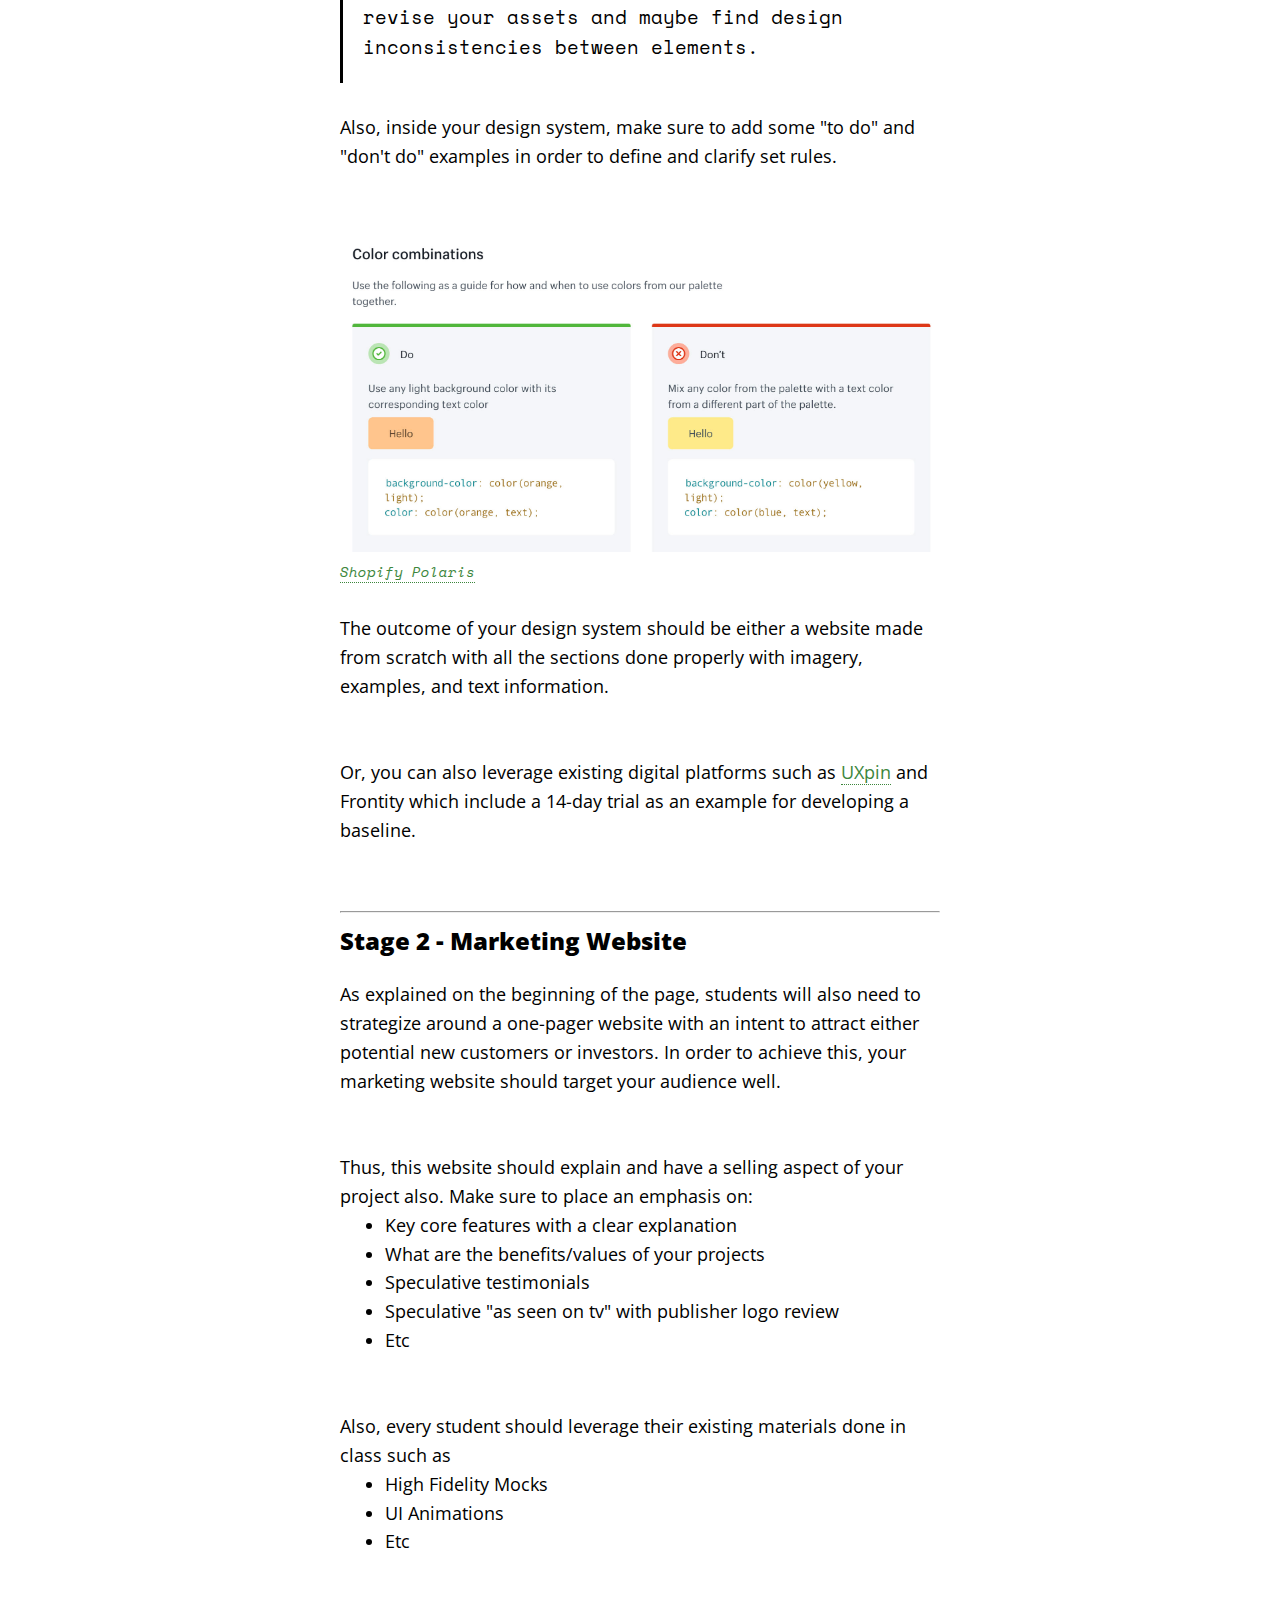
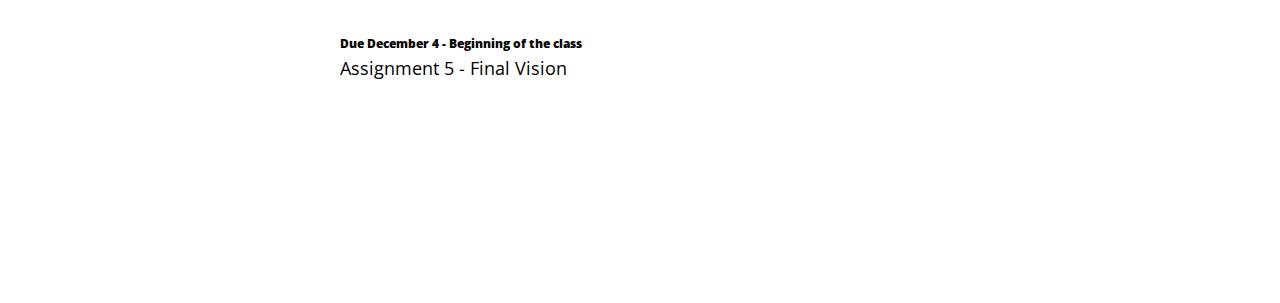
<file: pages/assignment05.html>
<!doctype html>
<html>
  <head>
  	  	<!-- Global site tag (gtag.js) - Google Analytics -->
	<script async src="https://www.googletagmanager.com/gtag/js?id=UA-22315352-6"></script>
	<script>
	  window.dataLayer = window.dataLayer || [];
	  function gtag(){dataLayer.push(arguments);}
	  gtag('js', new Date());

	  gtag('config', 'UA-22315352-6');
	</script>
    <meta charset="utf-8">
    <meta name="generator" content="SuperHi">
    <meta http-equiv="X-UA-Compatible" content="IE=edge">
    <meta name="viewport" content="width=device-width, initial-scale=1">
    <title>Assignment 5 - YSDN 4003</title>
    <link rel="stylesheet" href="../css/base.css">
    <link rel="stylesheet" href="../css/styles.css">

  </head>
  <body>
	<header>
	<h1><img src="../img/logo.svg"></h1> 
	 <h2>Advanced Topics in Interactivity</h2>
	 <h2>Fall 2018</h2>
	</header>

	<nav>
		<ul>
		<li>-</li>
  		<li><a href="../index.html">Weekly Schedule</a></li>
  		<li><a href="about.html">About this class</a></li>
  		<li><a href="students.html">Students Process</a></li>
  		<li>-</li>
  		<li><a href="assignment01.html">Assignment 1</a></li>
  		<li><a href="assignment02.html">Assignment 2</a></li>
  		<li><a href="assignment03.html">Assignment 3</a></li>
  		<li><a href="assignment04.html">Assignment 4</a></li>
  		<li><a class="active" href="assignment05.html">Assignment 5</a></li>
  		<li>-</li>
  		</ul>
	</nav>

	<article>
		<section>
			<h4>20% Of The Semester</h4>
			<h1>Assignment 5 - Final Vision</h1>
			<p><a href="../documents/YSDN4003_F18_Assignment05.pdf" target="_blank">Evaluation Criteria</a></p><br>
			<p><a href="#stage1">Stage 1 - Design System/Style Guide</a>   <a href="#stage2">Stage  2 - Marketing Website</a></p>
			<h2>For the final assignment, students need to focus on two majors core components done after the design artifact which is first: how to transmit and communicate design assets to engineers for product developments, and second, how to showcase attract potential future customers by having a digital marketing design piece that explains your project in details.</h2>

			<br id="stage1"><br>
			<hr></hr>
			<h5>Stage 1 - Design System/Style Guide </h5>

			<p>The first part of this assignment focuses on building a cohesive design system/style guide in order to catalogue your design component into a design system/style guide.</p><br><br>

			<p>According to the weekly lecture, the goal of a design system is to establish one central place of truth for your design inventory. This central space is either important internally across the designers on your team, or also, really fundamental for software engineers who will ultimately build it.</p><br><br>

			<p>Thus, your design system should have all core fundamental design component catalogues inside it such as:</p>

			<ul>
  				<li class="list">Grid System</li>
  				<li class="list">Color</li>
  				<li class="list">Typography</li>
  				<li class="list">Icons</li>
  				<li class="list">Form Elements</li>
  				<li class="list">Navigation</li>
  				<li class="list">Tables</li>
  				<li class="list">etc</li>
  				
			</ul>
			
			<section class="blockquote">
		 	<p>It's important to understand this inventory should be accurate with your design and vice versa. In order words, it's a good exercise to revise your assets and maybe find design inconsistencies between elements.</p>
		 	</section>

		 	<p>Also, inside your design system, make sure to add some "to do" and "don't do" examples in order to define and clarify set rules.</p><br>

		 	<section class="image">
				<img src="../img/dodont.jpg">
			</section>
			<p class="caption"><a href="https://polaris.shopify.com/design/colors"  target="_blank">Shopify Polaris</a></p>

		 	<p>The outcome of your design system should be either a website made from scratch with all the sections done properly with imagery, examples, and text information. </p><br><br>

		 	<p>Or, you can also leverage existing digital platforms such as <a href="https://www.uxpin.com/design-systems" target="_blank">UXpin</a> and Frontity which include a 14-day trial as an example for developing a baseline.</p>


			<br id="stage2"><br>
			<hr></hr>
			<h5>Stage  2 - Marketing Website</h5>

			<p>As explained on the beginning of the page, students will also need to strategize around a one-pager website with an intent to attract either potential new customers or investors. In order to achieve this, your marketing website should target your audience well.</p><br><br>

			<p>Thus, this website should explain and have a selling aspect of your project also. Make sure to place an emphasis on:</p>

			<ul>
  				<li class="list">Key core features with a clear explanation</li>
  				<li class="list">What are the benefits/values of your projects</li>
  				<li class="list">Speculative testimonials</li>
  				<li class="list">Speculative "as seen on tv" with publisher logo review</li>
  				<li class="list">Etc</li>
			</ul><br><br>


			<p>Also, every student should leverage their existing materials done in class such as</p>


			<ul>
  				<li class="list">High Fidelity Mocks</li>
  				<li class="list">UI Animations</li>
  				<li class="list">Etc</li>
			</ul><br>


			<br>
			<h3>Due December 4 - Beginning of the class</h3>
			<p>Assignment 5 - Final Vision</p>







			
			
		</section>
		
	</article>

	<footer>
		<h1><img src="../img/logo.svg"></h1> 
    <h2>Fall 2018</h2>
	</footer>



</body>
</html>
</file>
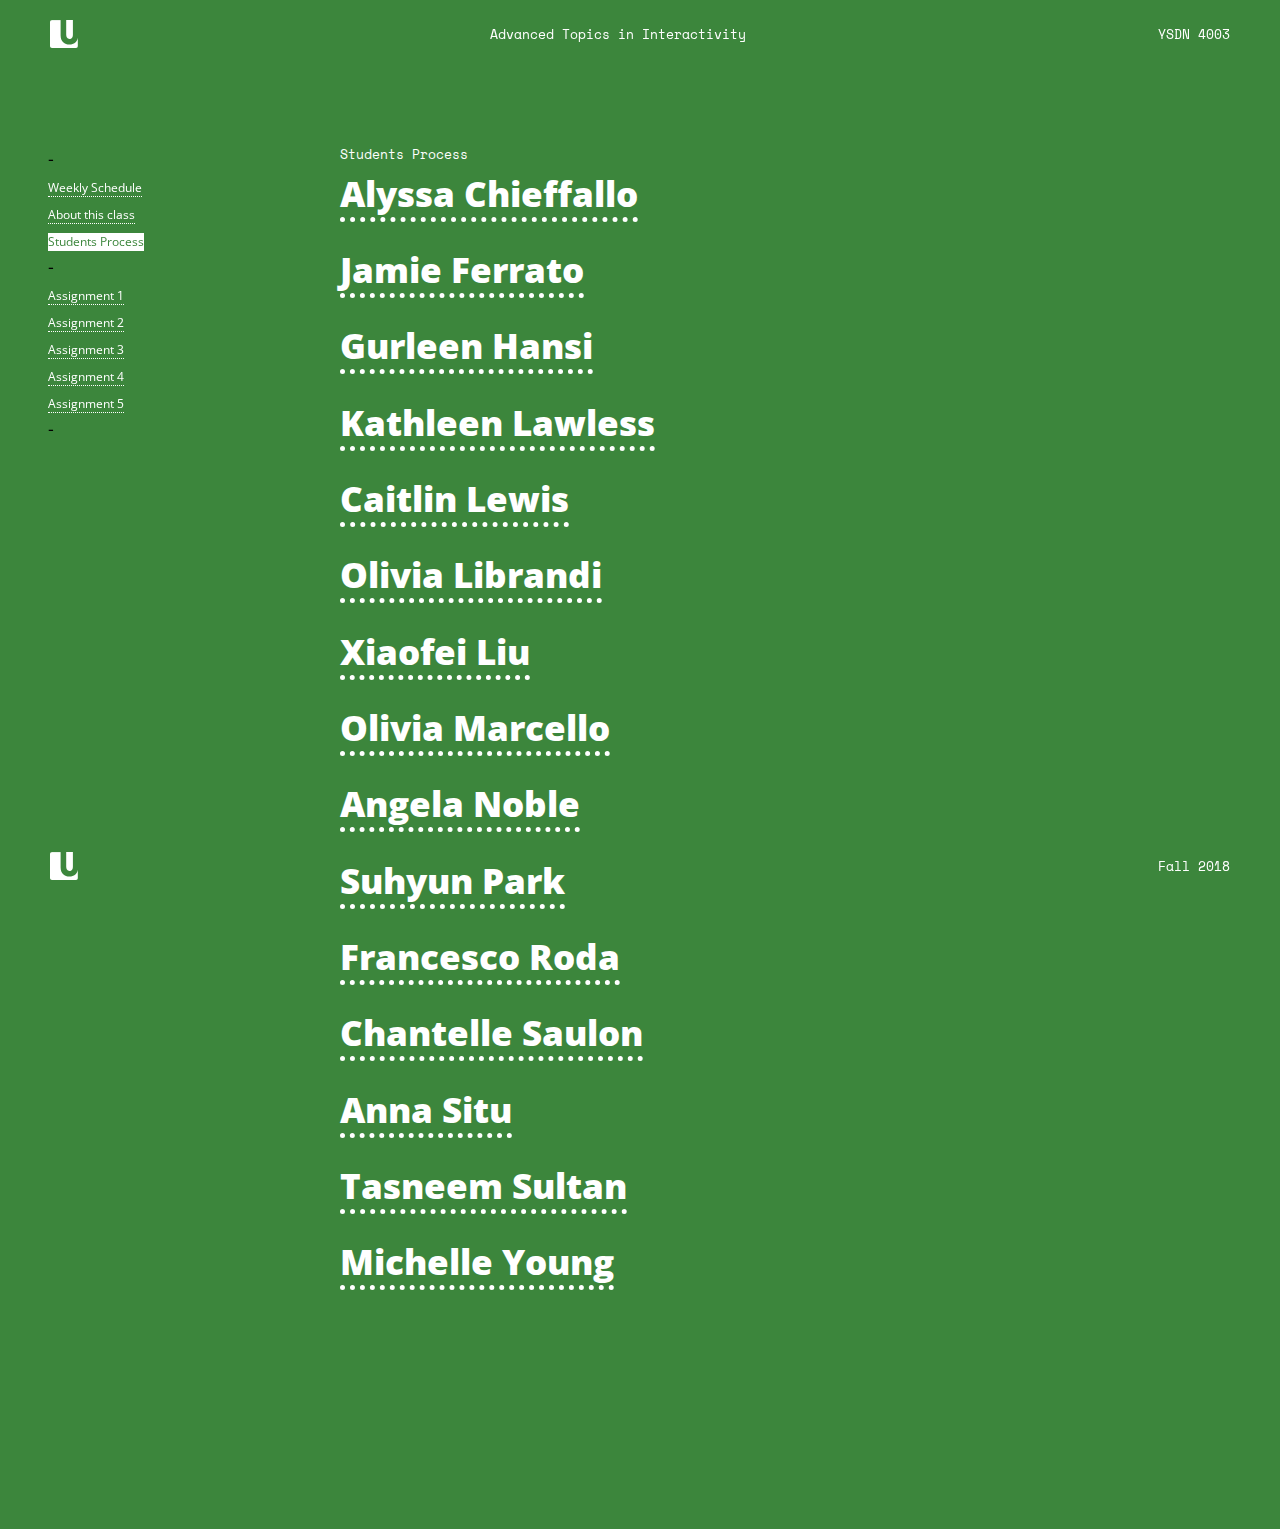
<file: pages/students.html>
<!doctype html>
<html>
  <head>
  	  	<!-- Global site tag (gtag.js) - Google Analytics -->
	<script async src="https://www.googletagmanager.com/gtag/js?id=UA-22315352-6"></script>
	<script>
	  window.dataLayer = window.dataLayer || [];
	  function gtag(){dataLayer.push(arguments);}
	  gtag('js', new Date());

	  gtag('config', 'UA-22315352-6');
	</script>
    <meta charset="utf-8">
    <meta name="generator" content="SuperHi">
    <meta http-equiv="X-UA-Compatible" content="IE=edge">
    <meta name="viewport" content="width=device-width, initial-scale=1">
    <title>Students Process - YSDN 4003</title>
    <link rel="stylesheet" href="../css/base.css">
    <link rel="stylesheet" href="../css/styles.css">
    <link rel="stylesheet" href="../css/students.css">

  </head>
  <body>
	<header>
	<h1><img src="../img/logo_white.svg"></h1> 
   <h2>Advanced Topics in Interactivity</h2>
   <h2>YSDN 4003</h2>
	</header>

	<nav>
		<ul>
		<li>-</li>
  		<li><a href="../index.html">Weekly Schedule</a></li>
  		<li><a href="about.html">About this class</a></li>
  		<li><a class="activestudents" href="students.html">Students Process</a></li>
  		<li>-</li>
  		<li><a href="assignment01.html">Assignment 1</a></li>
  		<li><a href="assignment02.html">Assignment 2</a></li>
  		<li><a href="assignment03.html">Assignment 3</a></li>
  		<li><a href="assignment04.html">Assignment 4</a></li>
  		<li><a href="assignment05.html">Assignment 5</a></li>
  		<li>-</li>
  		</ul>
	</nav>

	<article>
		<section>
			<h4>Students Process</h4>
			<h1><a href="http://digital-locker.design.yorku.ca/4003Af18/achieffallo/website/index.html" target="_blank">Alyssa Chieffallo</a></h1>
			<h1><a href="http://digital-locker.design.yorku.ca/4003Af18/jferrato/website/index.html" target="_blank">Jamie Ferrato</a></h1>
			<h1><a href="http://digital-locker.design.yorku.ca/4003Af18/ghansi/website/index.html" target="_blank">Gurleen Hansi</a></h1>
			<h1><a href="http://digital-locker.design.yorku.ca/4003Af18/klawless/website/index.html" target="_blank">Kathleen Lawless</a></h1>
			<h1><a href="http://digital-locker.design.yorku.ca/4003Af18/clewis/website/page1.html" target="_blank">Caitlin Lewis</a></h1>
			<h1><a href="http://digital-locker.design.yorku.ca/4003Af18/olibrandi/website/index.html" target="_blank">Olivia Librandi</a></h1>
			<h1><a href="http://digital-locker.design.yorku.ca/4003Af18/xliu/website/index.html" target="_blank">Xiaofei Liu</a></h1>
			<h1><a href="http://digital-locker.design.yorku.ca/4003Af18/omarcello/website/index.html" target="_blank">Olivia Marcello</a></h1>
			<h1><a href="http://digital-locker.design.yorku.ca/4003Af18/anoble/website/index.html" target="_blank">Angela Noble</a></h1>
			<h1><a href="http://digital-locker.design.yorku.ca/4003Af18/lpark/website/index.html" target="_blank">Suhyun Park</a></h1>
			<h1><a href="http://digital-locker.design.yorku.ca/4003Af18/froda/website/index.html" target="_blank">Francesco Roda</a></h1>
			<h1><a href="http://digital-locker.design.yorku.ca/4003Af18/csaulon/website/index.html" target="_blank">Chantelle Saulon</a></h1>
			<h1><a href="http://digital-locker.design.yorku.ca/4003Af18/asitu/process-site/index.html" target="_blank">Anna Situ</a></h1>
			<h1><a href="http://digital-locker.design.yorku.ca/4003Af18/tsultan/website/student site 2/index.html" target="_blank">Tasneem Sultan</a></h1>
			<h1><a href="http://digital-locker.design.yorku.ca/4003Af18/myoung/website/index.html" target="_blank">Michelle Young</a></h1>
		</section>

		
		

		
	</article>

	<footer>
		<h1><img src="../img/logo_white.svg"></h1> 
    <h2>Fall 2018</h2>
	</footer>



</body>
</html>
</file>
<file: css/base.css>
html, body, div, span, applet, object, iframe,
h1, h2, h3, h4, h5, h6, p, blockquote, pre,
a, abbr, acronym, address, big, cite, code,
del, dfn, em, img, ins, kbd, q, s, samp,
small, strike, strong, sub, sup, tt, var,
b, u, i, center,
dl, dt, dd, ol, ul, li,
fieldset, form, label, legend,
table, caption, tbody, tfoot, thead, tr, th, td,
article, aside, canvas, details, embed,
figure, figcaption, footer, header, hgroup,
menu, nav, output, ruby, section, summary,
time, mark, audio, video {
  margin: 0;
  padding: 0;
  border: 0;
  font-size: 100%;
  font: inherit;
  vertical-align: baseline;
}

article, aside, details, figcaption, figure,
footer, header, hgroup, menu, nav, section {
  display: block;
}
body {
  line-height: 1;
}
ol, ul {
  list-style: none;
}
blockquote, q {
  quotes: none;
}
blockquote:before, blockquote:after,
q:before, q:after {
  content: '';
  content: none;
}
table {
  border-collapse: collapse;
  border-spacing: 0;
}

img, iframe {
  vertical-align: bottom;
  max-width: 100%;
}

input, textarea, select {
  font: inherit;
}

* {
  -webkit-box-sizing: border-box;
  -moz-box-sizing: border-box;
  box-sizing: border-box;
  -webkit-font-smoothing: antialiased;
  text-rendering: optimizeLegibility;
}
</file>
<file: css/styles.css>
@import url('https://fonts.googleapis.com/css?family=Open+Sans:400,400i,700');
@import url('https://fonts.googleapis.com/css?family=Space+Mono:400,400i,700,700i');




body {
  font-family: 'Open Sans', sans-serif;
  font-size: 18px;
  line-height: 1.6;
  padding-top: 104px;
}

a {
  color: white;
  text-decoration: none;
}

header {
  font-family: 'Space Mono', monospace;
  position: fixed;
  top: 0;
  left: 0;
  width: 100%;
  padding: 20px 50px 50px 50px;
  display: flex;
  justify-content: space-between;
  align-items: center;
  z-index: 2;
  font-size: 0.8125rem;
  color: #508345;
  
}

header h1 {
  width: 28px;
}

section h2 {
  font-family: 'Space Mono', monospace;
  font-size: 1.4rem;
  
  padding-top: 30px;
  padding-bottom: 30px;
}



article {
  max-width: 600px;
  margin-left: auto;
  margin-right: auto;
  padding-top: 40px;
  padding-bottom: 200px;
}

article section h4 {
  font-size: 0.8125rem;
  font-family: 'Space Mono', monospace;
}

article section h5 {
  font-size: 1.5rem;
  font-family: 'Open Sans', sans-serif;
  font-weight: 800;
  padding-bottom: 20px;
}
article section h1 {
  font-size: 2.2rem;
  font-family: 'Open Sans', sans-serif;
  font-weight: 800;
  padding-bottom: 20px;
}

article section h3 {
  font-size: 0.7777rem;
  font-family: 'Open Sans', sans-serif;
  font-weight: 800;
  padding-top: 20px;
}

article section a {
  border-bottom : 1px dotted #3c863c;
  color: #3c863c;
}


article section a:hover {
  background-color: #3c863c;
  color: white;
}

article section {
  padding-bottom: 20px;
}

.space {
  padding-bottom: 20px;
}

nav a {
  color: #3c863c;
  font-size: 0.7666rem;
  border-bottom : 1px dotted #508345;
}

nav a:hover {
  background-color: #3c863c;
  color: white;

}

nav a.active {
  background-color: #3c863c;
  color: white;
}

nav a.activestudents {
  background-color: white;
  color: #3c863c;
}

nav {
  position: fixed;
  left: 48px;
  top:145px;
  line-height: 1.5;
}

img.navpadding   {
  padding-top: 20px;
}

footer {
  font-family: 'Space Mono', monospace;
  position: fixed;
  bottom:  0;
  left: 0;
  width: 100%;
  padding: 50px 50px 20px 50px;
  
  display: flex;
  justify-content: space-between;
  align-items: center;
  z-index: 2;
  font-size: 0.8125rem;
  color: #3c863c;
  
}

footer h1 {
  width: 28px;
}

.image {
  padding: 30px 0 10px 0;
}

.caption {
  font-family: 'Space Mono', monospace;
  font-style: italic;
  font-size: 0.85rem;
  padding-bottom: 30px;
}

.blockquote {
  border-left: 3px solid black;
  margin-top: 30px;
  margin-bottom: 30px;
}

.blockquote p {
  font-family: 'Space Mono', monospace;
  font-size: 1.2rem;
  padding: 0 0 0 20px;

}

.bold {
  font-weight: 800;
}

.italic {
  font-style: italic;
}

section ul {
  padding-left: 45px;
  
}

ul .list {
  list-style: disc;
}

@media screen and (min-width: 741px) and (max-width: 1024px)  {

    article {
      margin-left: 21%;
      padding: 13px;
    }

}


@media (max-width: 740px) {

  body {
    padding: 35px;
  }

  header {
    display: inline;
    padding: 35px;
  }
  header h1 {
    padding-bottom: 20px;
  }

  nav  {
    position: relative;
    left: 0;
    top: 0;
    padding-top: 100px;
  }

  nav a {
  font-size: 1rem;
  line-height: 2.5;
}



footer {
  display: none;



  }
</file>
<file: css/students.css>
body {
  background-color:#3c863c;
}

header {
	color: white;
}

nav a {
  color: white;

  border-bottom : 1px dotted white;
}

nav a:hover {
  background-color: white;
  color: #3c863c;

}


article section h1 a {
  border-bottom : 5px dotted white;
  color: white;
  
}

article section h1 a:hover {
  background-color: white;
  color: #3c863c;
  
}

h4 {
	color: white;
}

.photos {
  margin-left: auto;
  margin-right: auto;
  display: flex;
  flex-wrap: wrap;
  align-items: flex-end;

}

.photo {
  width: 280px;
  margin: 10px;
  position: relative;
}

.small {
  width: 170px;
}

.photo img {
  transition: filter 1.3s;
}

.photo:hover img {
  filter: grayscale(100%);
}

.overlay {
  position: absolute;
  top: 0;
  left: 0;
  width: 100%;
  height: 100%;
  background-color: rgba(0,200,107,0.7);
  opacity: 0;
  transition: all .3s;
  z-index: 3;
}

.photo:hover .overlay {
  opacity: 1;
}

.photo p {
  position: absolute;
  
  padding: 20px;
  font-size: 32px;
  line-height: 1.2;
  color: white;
  font-family: 'Space Mono', monospace;
}



footer {
	color: white;
}
</file>
